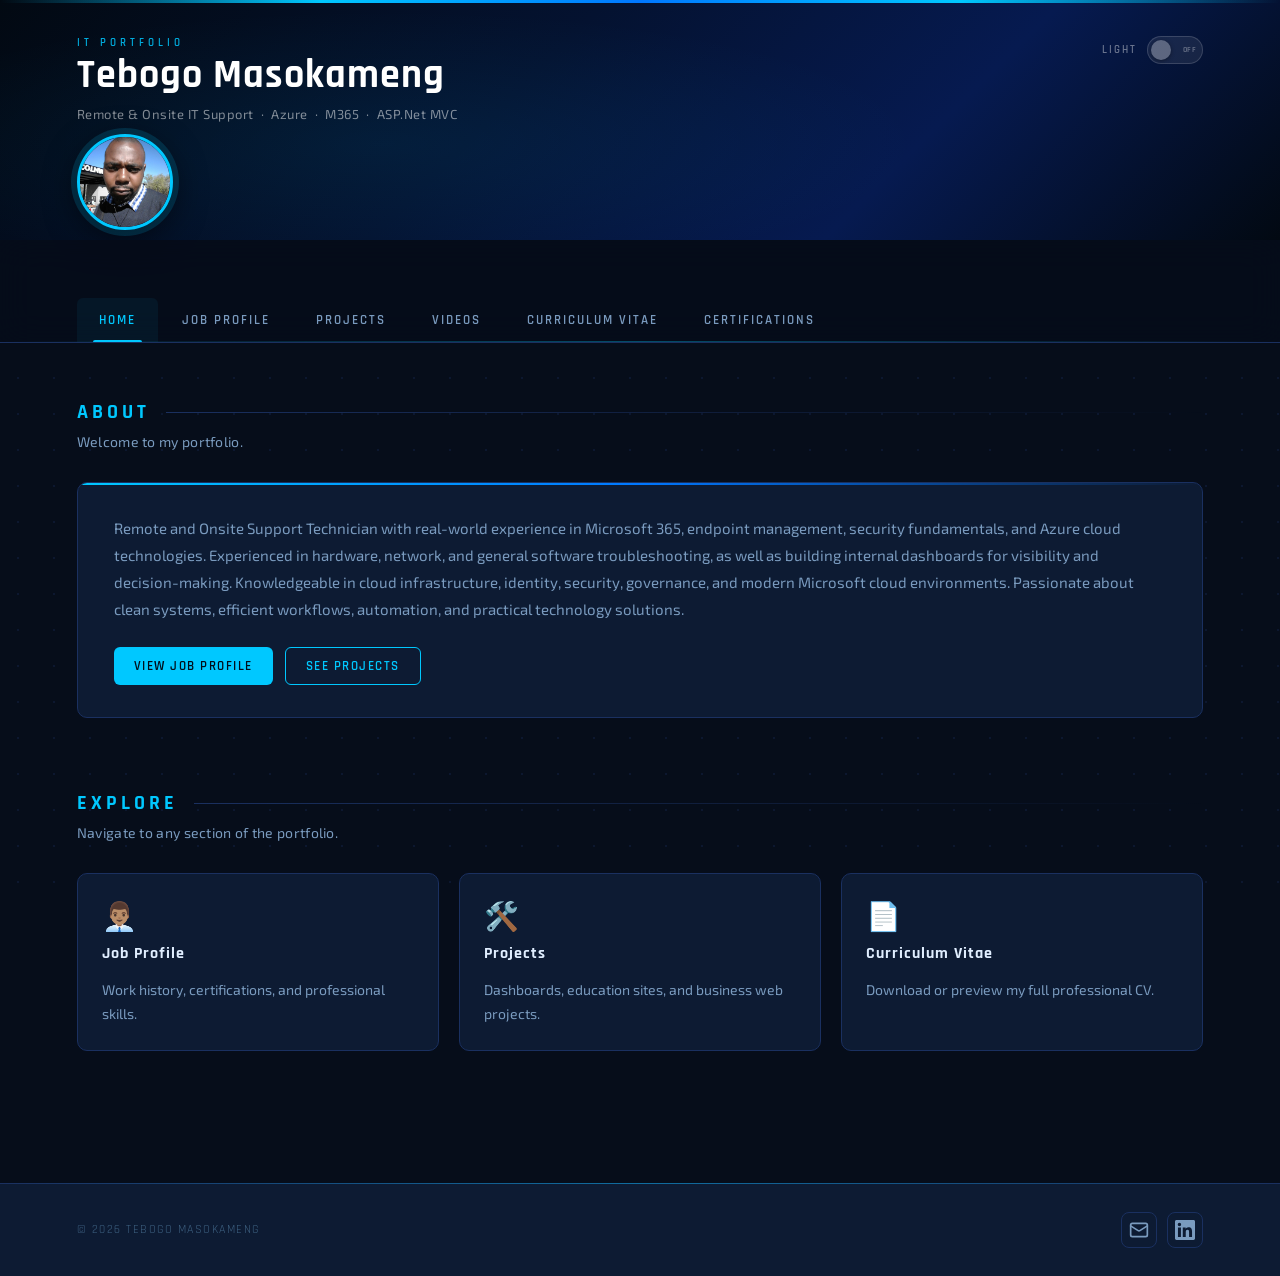
<file: index.html>
<!DOCTYPE html>
<html lang="en">
<head>
  <meta charset="UTF-8" />
  <meta name="viewport" content="width=device-width, initial-scale=1.0" />
  <title>Tebogo Masokameng | IT Portfolio</title>
  <link rel="stylesheet" href="style.css" />
</head>
<body>

  <!-- BANNER -->
  <header class="banner">
    <div class="banner-overlay">
      <div class="banner-content">
        <span class="banner-label">IT Portfolio</span>
        <h1>Tebogo Masokameng</h1>
        <p class="banner-subtitle">Remote &amp; Onsite IT Support &nbsp;·&nbsp; Azure &nbsp;·&nbsp; M365 &nbsp;·&nbsp; ASP.Net MVC</p>
      </div>

      <!-- Theme Toggle -->
      <div class="toggle-wrap">
        <span class="toggle-label">Light</span>
        <label class="theme-switch" aria-label="Toggle light mode">
          <input type="checkbox" id="themeToggle" />
          <span class="switch-track"></span>
          <span class="switch-thumb"></span>
        </label>
      </div>
    </div>

    <!-- Profile Picture -->
    <div class="profile-pic-wrap">
      <img src="assets/images/profile.jpg" alt="Tebogo Masokameng" class="profile-pic" />
    </div>
  </header>

  <!-- NAVIGATION -->
  <nav class="main-nav">
    <div class="nav-inner">
      <ul>
        <li><a href="index.html" class="active">Home</a></li>
        <li><a href="Job Profile.html">Job Profile</a></li>
        <li><a href="Projects.html">Projects</a></li>
        <li><a href="Videos.html">Videos</a></li>
        <li><a href="Curriculum Vitae.html">Curriculum Vitae</a></li>
        <li><a href="Certifications.html">Certifications</a></li>
      </ul>
    </div>
  </nav>

  <!-- MAIN -->
  <main>

    <!-- About -->
    <section class="section">
      <div class="section-header">
        <h2>About</h2>
        <div class="section-line"></div>
      </div>
      <p class="section-intro">Welcome to my portfolio.</p>

      <div class="about-card fade-in">
        <p>
          Remote and Onsite Support Technician with real-world experience in Microsoft 365, endpoint management, security fundamentals, and Azure cloud technologies. Experienced in hardware, network, and general software troubleshooting, as well as building internal dashboards for visibility and decision-making. Knowledgeable in cloud infrastructure, identity, security, governance, and modern Microsoft cloud environments. Passionate about clean systems, efficient workflows, automation, and practical technology solutions.
        </p>
        <div class="about-links">
          <a href="Job Profile.html" class="btn btn-primary">View Job Profile</a>
          <a href="Projects.html" class="btn btn-secondary">See Projects</a>
        </div>
      </div>
    </section>

    <!-- Quick Navigation -->
    <section class="section">
      <div class="section-header">
        <h2>Explore</h2>
        <div class="section-line"></div>
      </div>
      <p class="section-intro">Navigate to any section of the portfolio.</p>

      <div class="nav-cards">
        <a href="Job Profile.html" class="card nav-card fade-in">
          <span class="nav-card-icon">👨🏽‍💼</span>
          <h4>Job Profile</h4>
          <p>Work history, certifications, and professional skills.</p>
        </a>
        <a href="Projects.html" class="card nav-card fade-in">
          <span class="nav-card-icon">🛠️</span>
          <h4>Projects</h4>
          <p>Dashboards, education sites, and business web projects.</p>
        </a>
        <a href="Curriculum Vitae.html" class="card nav-card fade-in">
          <span class="nav-card-icon">📄</span>
          <h4>Curriculum Vitae</h4>
          <p>Download or preview my full professional CV.</p>
        </a>
      </div>
    </section>

  </main>

  <!-- FOOTER -->
  <footer>
    <div class="footer-content">
      <p>© 2026 Tebogo Masokameng</p>
      <div class="footer-links">
        <a href="mailto:tmasoks87@gmail.com" aria-label="Email" title="Email">
          <svg xmlns="http://www.w3.org/2000/svg" width="20" height="20" viewBox="0 0 24 24" fill="none" stroke="currentColor" stroke-width="2" stroke-linecap="round" stroke-linejoin="round"><rect x="2" y="4" width="20" height="16" rx="2"/><path d="m22 7-8.97 5.7a1.94 1.94 0 0 1-2.06 0L2 7"/></svg>
        </a>
        <a href="https://www.linkedin.com/in/tebogo-masokameng-768700" target="_blank" aria-label="LinkedIn" title="LinkedIn">
          <svg xmlns="http://www.w3.org/2000/svg" width="20" height="20" viewBox="0 0 24 24" fill="currentColor"><path d="M20.447 20.452h-3.554v-5.569c0-1.328-.027-3.037-1.852-3.037-1.853 0-2.136 1.445-2.136 2.939v5.667H9.351V9h3.414v1.561h.046c.477-.9 1.637-1.85 3.37-1.85 3.601 0 4.267 2.37 4.267 5.455v6.286zM5.337 7.433a2.062 2.062 0 0 1-2.063-2.065 2.064 2.064 0 1 1 2.063 2.065zm1.782 13.019H3.555V9h3.564v11.452zM22.225 0H1.771C.792 0 0 .774 0 1.729v20.542C0 23.227.792 24 1.771 24h20.451C23.2 24 24 23.227 24 22.271V1.729C24 .774 23.2 0 22.222 0h.003z"/></svg>
        </a>
      </div>
    </div>
  </footer>
  <script src="script.js"></script>
</body>
</html>
</file>
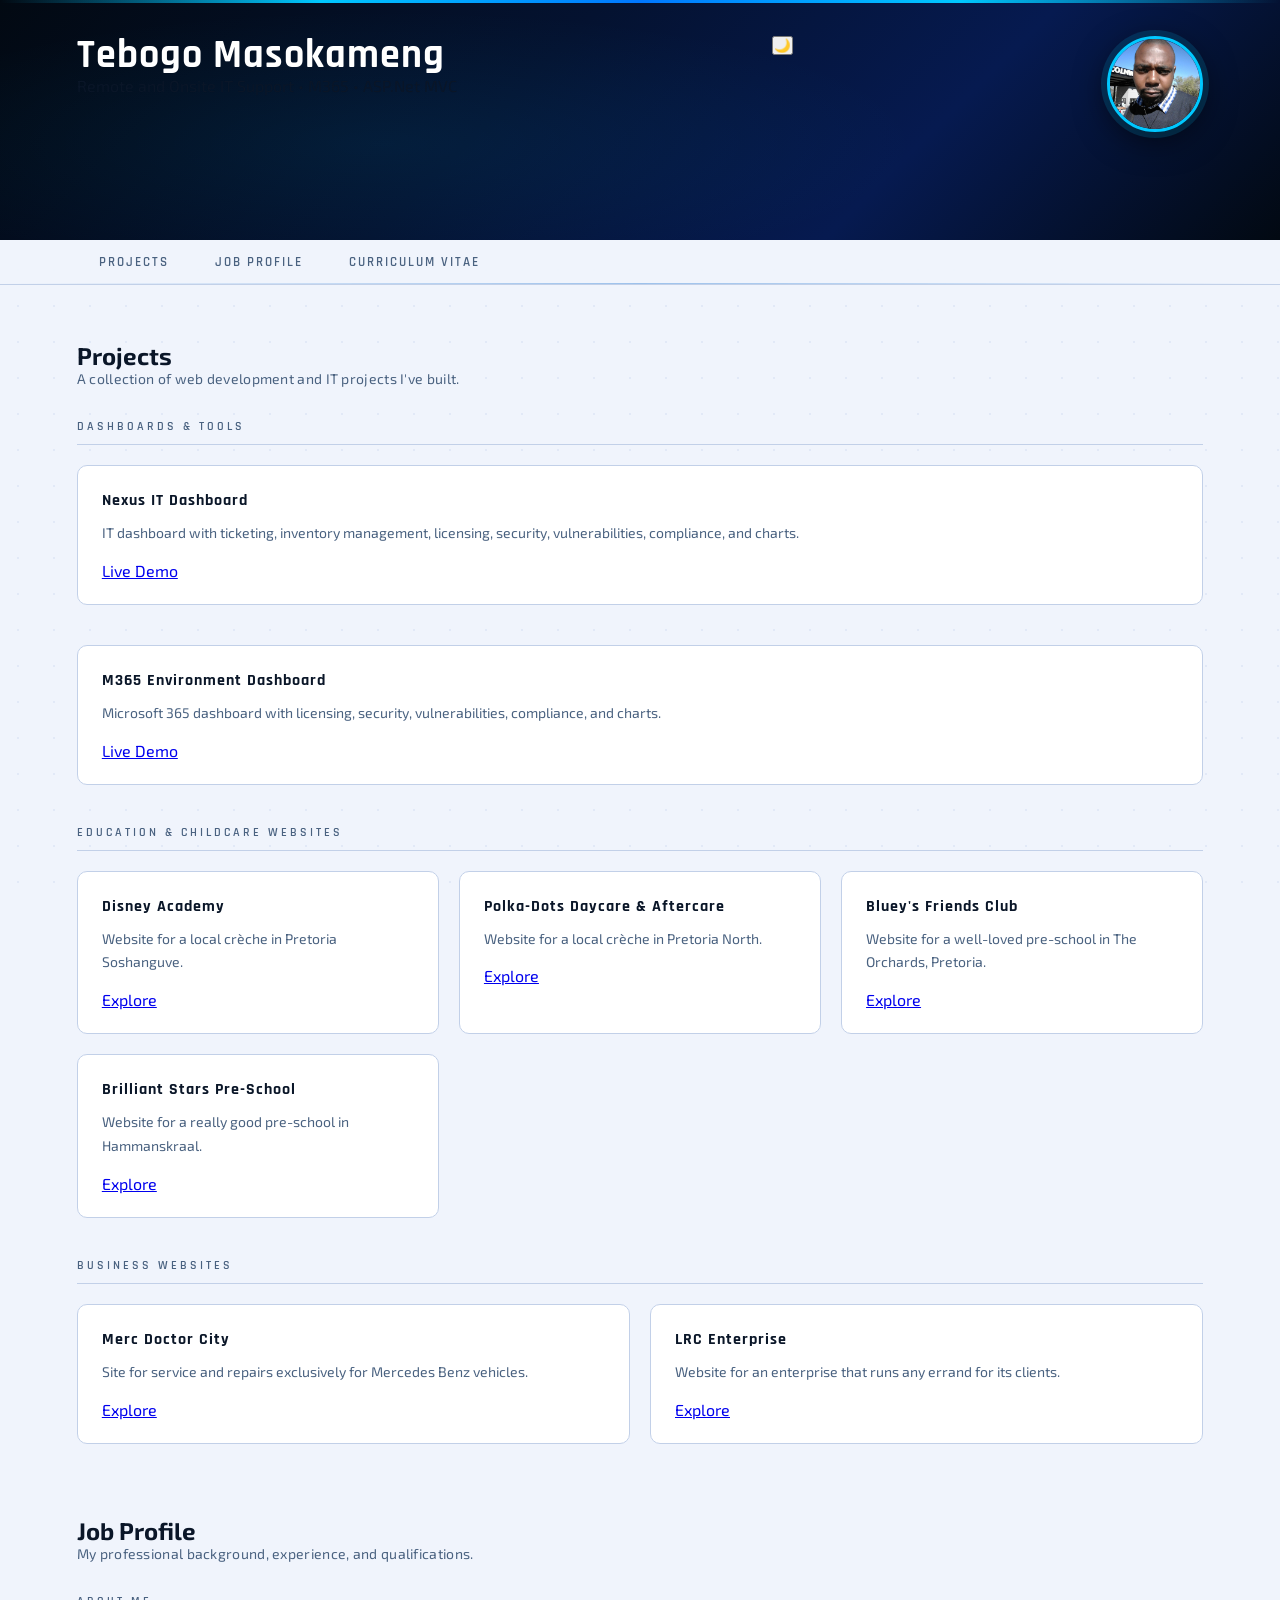
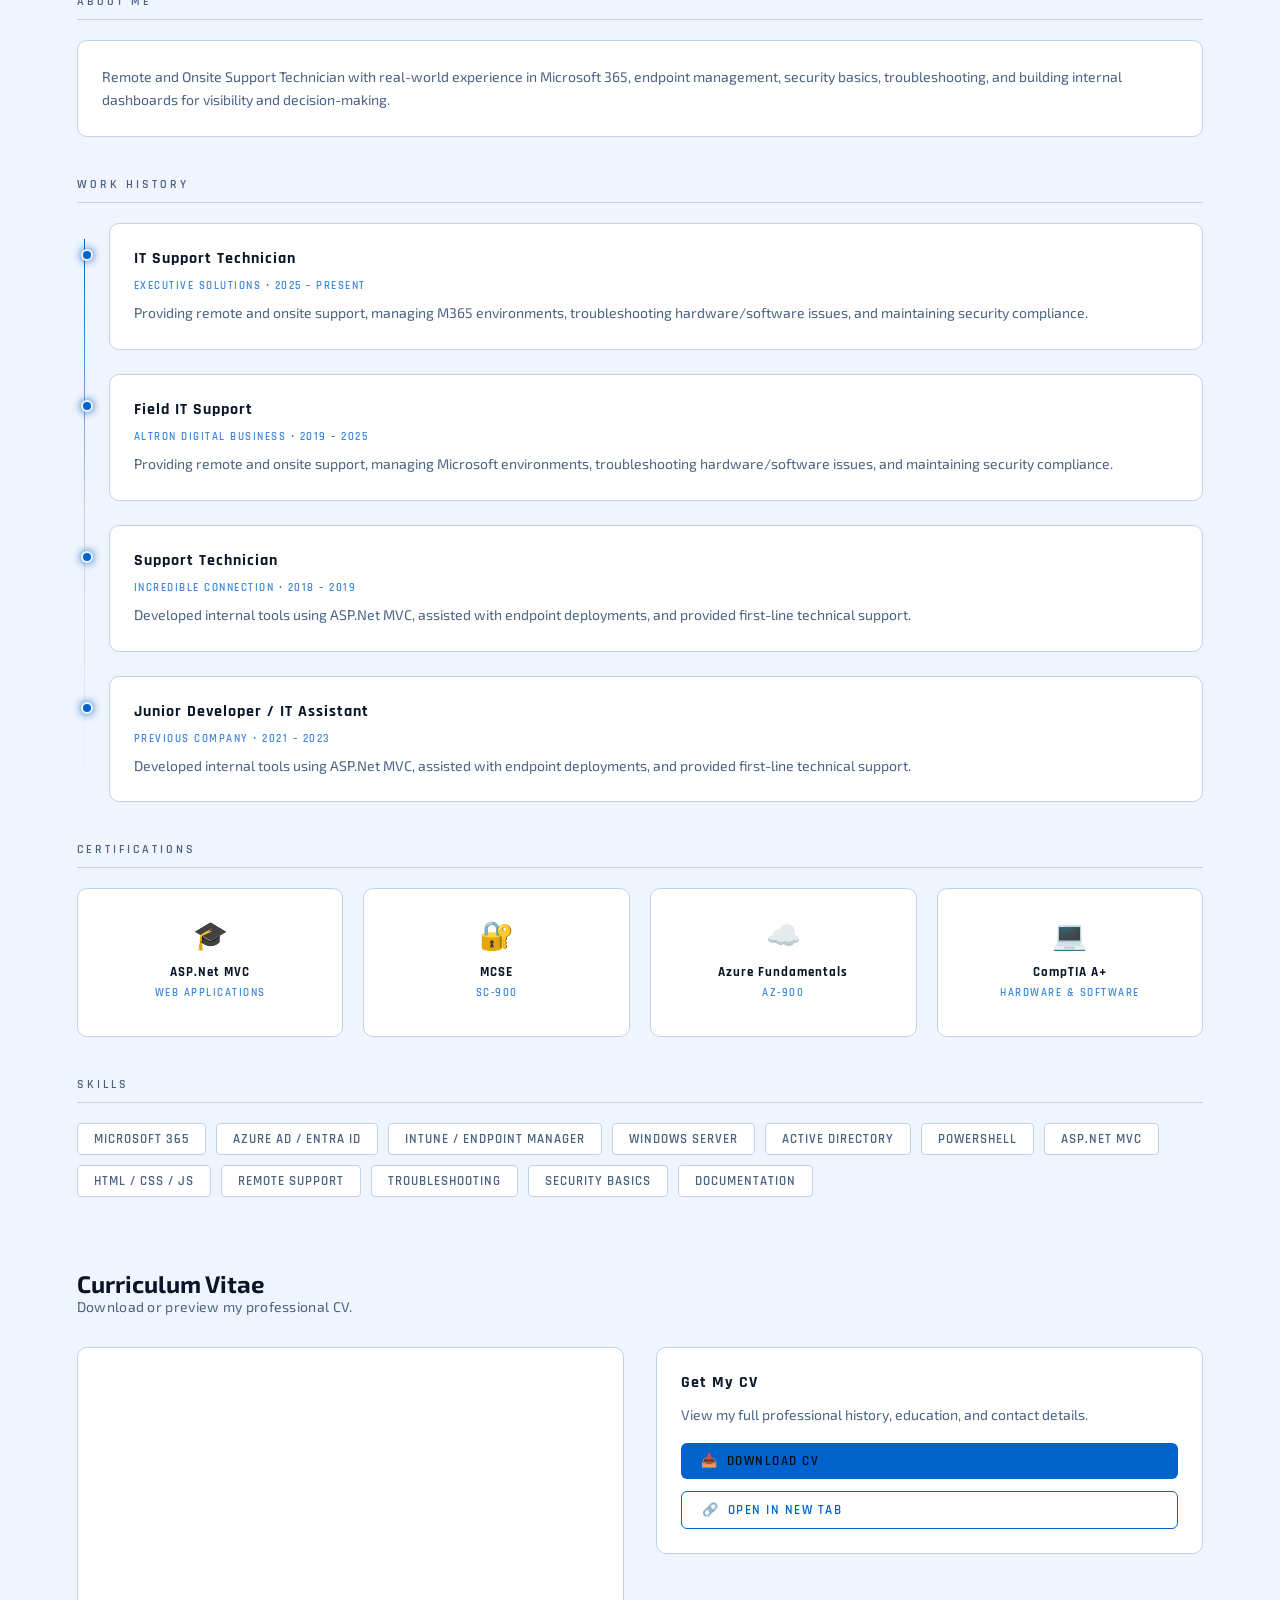
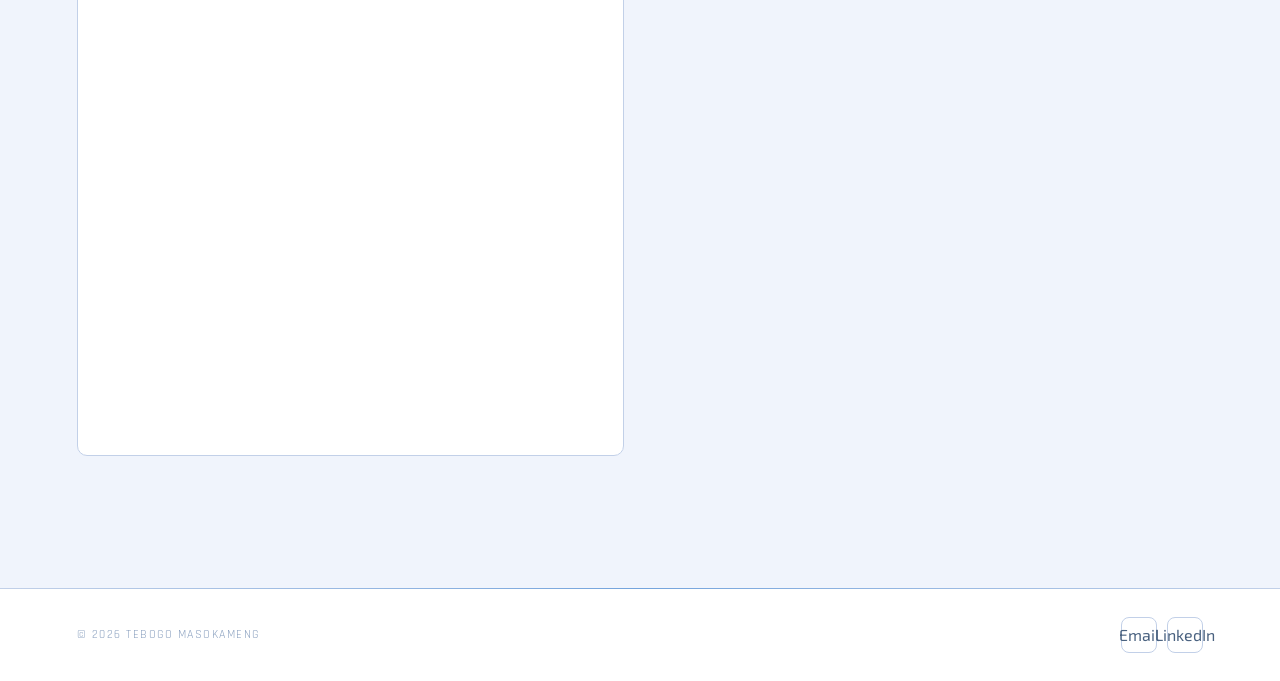
<file: Index.html>
<!DOCTYPE html>
<html lang="en">
<head>
  <meta charset="UTF-8" />
  <meta name="viewport" content="width=device-width, initial-scale=1.0" />
  <title>Tebogo Masokameng | IT Portfolio</title>
  <link rel="stylesheet" href="style.css" />
</head>
<body class="light">

  <!-- HEADER / BANNER -->
  <header class="banner">
    <div class="banner-overlay">
      <div class="banner-content">
        <div class="banner-text">
          <h1 class="animate-slide">Tebogo Masokameng</h1>
          <span class="animate-slide delay">Remote and Onsite IT Support • M365 • ASP.Net MVC</span>
        </div>
      </div>

      <button id="themeToggle" class="theme-toggle">🌙</button>

      <!-- Profile Pic -->
      <img src="assets/profile.jpg" alt="Profile" class="profile-pic" />
    </div>
  </header>

  <!-- NAVIGATION -->
  <nav class="main-nav">
    <ul>
      <li><a href="#projects">Projects</a></li>
      <li><a href="#job-profile">Job Profile</a></li>
      <li><a href="#cv">Curriculum Vitae</a></li>
    </ul>
  </nav>

  <!-- MAIN -->
  <main>

    <!-- ===================== PROJECTS SECTION ===================== -->
    <section id="projects" class="section">
      <h2>Projects</h2>
      <p class="section-intro">A collection of web development and IT projects I've built.</p>

      <!-- Subsection: Dashboards -->
      <div class="subsection">
        <h3>Dashboards & Tools</h3>
        <div class="grid">
          <div class="card">
            <h4>Nexus IT Dashboard</h4>
            <p>IT dashboard with ticketing, inventory management, licensing, security, vulnerabilities, compliance, and charts.</p>
            <div class="card-links">
              <a href="https://tmas87.github.io/Nexus/" target="_blank">Live Demo</a>
            </div>
          </div>
          
        </div>
      </div>

      <div class="subsection">
        <div class="grid">
      <div class="card">
            <h4>M365 Environment Dashboard</h4>
            <p>Microsoft 365 dashboard with licensing, security, vulnerabilities, compliance, and charts.</p>
            <div class="card-links">
              <a href="projects/m365-dashboard/index.html" target="_blank">Live Demo</a>
            </div>
          </div>

           </div>
      </div>

      <!-- Subsection: Education Websites -->
      <div class="subsection">
        <h3>Education & Childcare Websites</h3>
        <div class="grid">
          <div class="card">
            <h4>Disney Academy</h4>
            <p>Website for a local crèche in Pretoria Soshanguve.</p>
            <div class="card-links">
              <a href="[tmas87.github.io](https://tmas87.github.io/Disney-Academy/)" target="_blank">Explore</a>
            </div>
          </div>

          <div class="card">
            <h4>Polka-Dots Daycare & Aftercare</h4>
            <p>Website for a local crèche in Pretoria North.</p>
            <div class="card-links">
              <a href="[tmas87.github.io](https://tmas87.github.io/Polka-Dots/)" target="_blank">Explore</a>
            </div>
          </div>

          <div class="card">
            <h4>Bluey's Friends Club</h4>
            <p>Website for a well-loved pre-school in The Orchards, Pretoria.</p>
            <div class="card-links">
              <a href="[tmas87.github.io](https://tmas87.github.io/Blueys-Friends-Club/)" target="_blank">Explore</a>
            </div>
          </div>

          <div class="card">
            <h4>Brilliant Stars Pre-School</h4>
            <p>Website for a really good pre-school in Hammanskraal.</p>
            <div class="card-links">
              <a href="[tmas87.github.io](https://tmas87.github.io/Brilliant-Stars/)" target="_blank">Explore</a>
            </div>
          </div>
        </div>
      </div>

      <!-- Subsection: Business Websites -->
      <div class="subsection">
        <h3>Business Websites</h3>
        <div class="grid">
          <div class="card">
            <h4>Merc Doctor City</h4>
            <p>Site for service and repairs exclusively for Mercedes Benz vehicles.</p>
            <div class="card-links">
              <a href="[tmas87.github.io](https://tmas87.github.io/Merc-Doctor-City/)" target="_blank">Explore</a>
            </div>
          </div>

          <div class="card">
            <h4>LRC Enterprise</h4>
            <p>Website for an enterprise that runs any errand for its clients.</p>
            <div class="card-links">
              <a href="[tmas87.github.io](https://tmas87.github.io/LRC-Enterprise/)" target="_blank">Explore</a>
            </div>
          </div>
        </div>
      </div>
    </section>

    <!-- ===================== JOB PROFILE SECTION ===================== -->
    <section id="job-profile" class="section">
      <h2>Job Profile</h2>
      <p class="section-intro">My professional background, experience, and qualifications.</p>

      <!-- Subsection: About Me -->
      <div class="subsection">
        <h3>About Me</h3>
        <div class="card">
          <p>
            Remote and Onsite Support Technician with real-world experience in Microsoft 365,
            endpoint management, security basics, troubleshooting, and building internal dashboards 
            for visibility and decision-making.
          </p>
        </div>
      </div>

      <!-- Subsection: Work History -->
      <div class="subsection">
        <h3>Work History</h3>
        <div class="timeline">
          <div class="timeline-item">
            <div class="timeline-marker"></div>
            <div class="card">
              <h4>IT Support Technician</h4>
              <span class="meta">Executive Solutions • 2025 – Present</span>
              <p>Providing remote and onsite support, managing M365 environments, troubleshooting hardware/software issues, and maintaining security compliance.</p>
            </div>
          </div>

          <div class="timeline-item">
            <div class="timeline-marker"></div>
            <div class="card">
              <h4>Field IT Support </h4>
              <span class="meta">Altron Digital Business • 2019 – 2025</span>
              <p>Providing remote and onsite support, managing Microsoft environments, troubleshooting hardware/software issues, and maintaining security compliance.</p>
            </div>
          </div>

           <div class="timeline-item">
            <div class="timeline-marker"></div>
            <div class="card">
              <h4>Support Technician</h4>
              <span class="meta">Incredible Connection • 2018 – 2019</span>
              <p>Developed internal tools using ASP.Net MVC, assisted with endpoint deployments, and provided first-line technical support.</p>
            </div>
          </div>

           <div class="timeline-item">
            <div class="timeline-marker"></div>
            <div class="card">
              <h4>Junior Developer / IT Assistant</h4>
              <span class="meta">Previous Company • 2021 – 2023</span>
              <p>Developed internal tools using ASP.Net MVC, assisted with endpoint deployments, and provided first-line technical support.</p>
            </div>
          </div>
        </div>
      </div>

      <!-- Subsection: Certifications -->
      <div class="subsection">
        <h3>Certifications</h3>
        <div class="grid grid-small">
          <div class="card cert-card">
            <div class="cert-icon">🎓</div>
            <h4>ASP.Net MVC</h4>
            <span class="meta">Web Applications</span>
          </div>

          <div class="card cert-card">
            <div class="cert-icon">🔐</div>
            <h4>MCSE</h4>
            <span class="meta">SC-900</span>
          </div>

          <div class="card cert-card">
            <div class="cert-icon">☁️</div>
            <h4>Azure Fundamentals</h4>
            <span class="meta">AZ-900</span>
          </div>

          <div class="card cert-card">
            <div class="cert-icon">💻</div>
            <h4>CompTIA A+</h4>
            <span class="meta">Hardware & Software</span>
          </div>
        </div>
      </div>

      <!-- Subsection: Skills -->
      <div class="subsection">
        <h3>Skills</h3>
        <div class="skills-grid">
          <div class="skill-tag">Microsoft 365</div>
          <div class="skill-tag">Azure AD / Entra ID</div>
          <div class="skill-tag">Intune / Endpoint Manager</div>
          <div class="skill-tag">Windows Server</div>
          <div class="skill-tag">Active Directory</div>
          <div class="skill-tag">PowerShell</div>
          <div class="skill-tag">ASP.Net MVC</div>
          <div class="skill-tag">HTML / CSS / JS</div>
          <div class="skill-tag">Remote Support</div>
          <div class="skill-tag">Troubleshooting</div>
          <div class="skill-tag">Security Basics</div>
          <div class="skill-tag">Documentation</div>
        </div>
      </div>
    </section>

    <!-- ===================== CV SECTION ===================== -->
    <section id="cv" class="section">
      <h2>Curriculum Vitae</h2>
      <p class="section-intro">Download or preview my professional CV.</p>

      <div class="cv-container">
        <!-- CV Preview -->
        <div class="cv-preview">
          <iframe src="assets/Tebogo_Masokameng_CV.pdf" title="CV Preview"></iframe>
        </div>

        <!-- CV Actions -->
        <div class="cv-actions">
          <div class="card">
            <h4>Get My CV</h4>
            <p>View my full professional history, education, and contact details.</p>
            <div class="card-links">
              <a href="assets/Tebogo_Masokameng_CV.pdf" download class="btn btn-primary">
                <span>📥</span> Download CV
              </a>
              <a href="assets/Tebogo_Masokameng_CV.pdf" target="_blank" class="btn btn-secondary">
                <span>🔗</span> Open in New Tab
              </a>
            </div>
          </div>
        </div>
      </div>
    </section>

  </main>

  <!-- FOOTER -->
  <footer>
    <div class="footer-content">
      <p>© 2026 Tebogo Masokameng</p>
      <div class="footer-links">
        <a href="mailto:tmasoks87@gmail.com">Email</a>
        <a href="[linkedin.com](https://linkedin.com/in/yourprofile)" target="_blank">LinkedIn</a>
        
      </div>
    </div>
  </footer>

  <script src="script.js"></script>
</body>
</html>
</file>
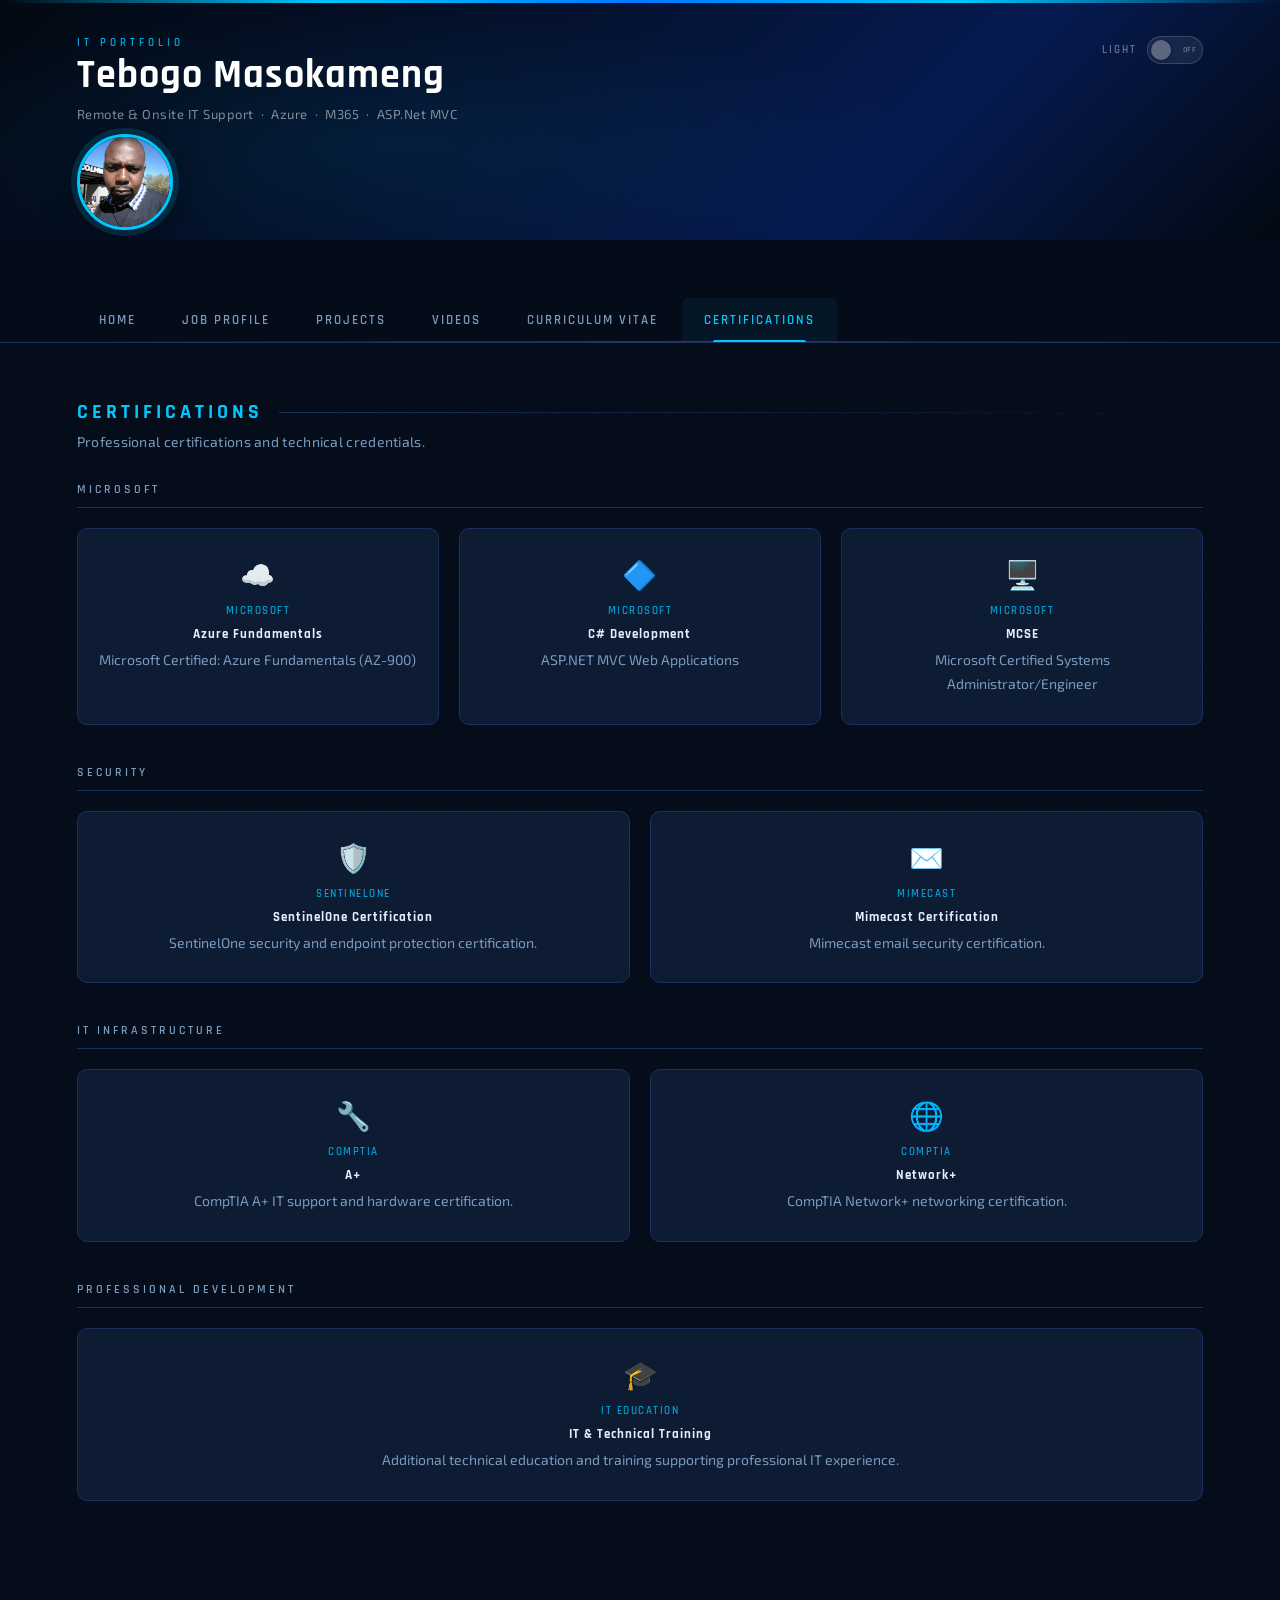
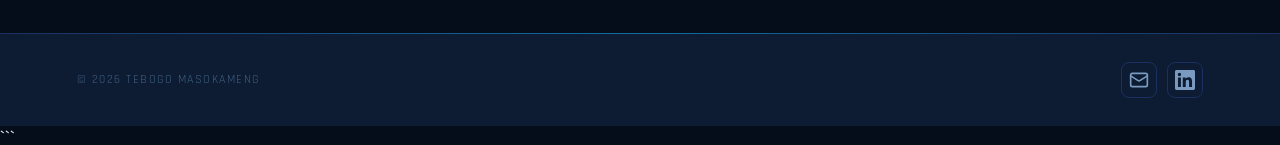
<file: Certifications.html>
<!DOCTYPE html>
<html lang="en">
<head>
  <meta charset="UTF-8" />
  <meta name="viewport" content="width=device-width, initial-scale=1.0" />
  <title>Certifications | Tebogo Masokameng</title>
  <link rel="stylesheet" href="style.css" />
</head>
<body>

  <!-- BANNER -->
  <header class="banner">
    <div class="banner-overlay">
      <div class="banner-content">
        <span class="banner-label">IT Portfolio</span>
        <h1>Tebogo Masokameng</h1>
        <p class="banner-subtitle">Remote &amp; Onsite IT Support &nbsp;·&nbsp; Azure &nbsp;·&nbsp; M365 &nbsp;·&nbsp; ASP.Net MVC</p>
      </div>

      <!-- Theme Toggle -->
      <div class="toggle-wrap">
        <span class="toggle-label">Light</span>
        <label class="theme-switch" aria-label="Toggle light mode">
          <input type="checkbox" id="themeToggle" />
          <span class="switch-track"></span>
          <span class="switch-thumb"></span>
        </label>
      </div>
    </div>

    <!-- Profile Picture -->
    <div class="profile-pic-wrap">
      <img src="assets/images/profile.jpg" alt="Tebogo Masokameng" class="profile-pic" />
    </div>
  </header>

  <!-- NAVIGATION -->
  <nav class="main-nav">
    <div class="nav-inner">
      <ul>
        <li><a href="index.html">Home</a></li>
        <li><a href="Job Profile.html">Job Profile</a></li>
        <li><a href="Projects.html">Projects</a></li>
        <li><a href="Videos.html">Videos</a></li>
        <li><a href="Curriculum Vitae.html">Curriculum Vitae</a></li>
        <li><a href="Certifications.html" class="active">Certifications</a></li>
      </ul>
    </div>
  </nav>

  <!-- MAIN -->
  <main>

    <section class="section">

      <div class="section-header">
        <h2>Certifications</h2>
        <div class="section-line"></div>
      </div>

      <p class="section-intro">Professional certifications and technical credentials.</p>


      <!-- ── Microsoft ── -->
      <div class="subsection">

        <h3>Microsoft</h3>

        <div class="grid">

          <!-- AZ-900 -->
          <div class="card cert-card fade-in">

            <span class="cert-icon">☁️</span>

            <span class="meta">Microsoft</span>

            <h4>Azure Fundamentals</h4>

            <p>
              Microsoft Certified: Azure Fundamentals (AZ-900)
            </p>

          </div>

          <!-- ASP.NET -->
          <div class="card cert-card fade-in">

            <span class="cert-icon">🔷</span>

            <span class="meta">Microsoft</span>

            <h4>C# Development</h4>

            <p>
              ASP.NET MVC Web Applications
            </p>

          </div>


          <!-- MCSE -->
          <div class="card cert-card fade-in">

            <span class="cert-icon">🖥️</span>

            <span class="meta">Microsoft</span>

            <h4>MCSE</h4>

            <p>
              Microsoft Certified Systems Administrator/Engineer
            </p>

          </div>

        </div>

      </div>


      <!-- ── Security ── -->
      <div class="subsection">

        <h3>Security</h3>

        <div class="grid">
          
          <!-- SentinelOne -->
          <div class="card cert-card fade-in">

            <span class="cert-icon">🛡️</span>

            <span class="meta">SentinelOne</span>

            <h4>SentinelOne Certification</h4>

            <p>
              SentinelOne security and endpoint protection certification.
            </p>

          </div>


          <!-- Mimecast -->
          <div class="card cert-card fade-in">

            <span class="cert-icon">✉️</span>

            <span class="meta">Mimecast</span>

            <h4>Mimecast Certification</h4>

            <p>
              Mimecast email security certification.
            </p>

          </div>

        </div>

      </div>


      <!-- ── IT Infrastructure ── -->
      <div class="subsection">

        <h3>IT Infrastructure</h3>

        <div class="grid">

          <!-- A+ -->
          <div class="card cert-card fade-in">

            <span class="cert-icon">🔧</span>

            <span class="meta">CompTIA</span>

            <h4>A+</h4>

            <p>
              CompTIA A+ IT support and hardware certification.
            </p>

          </div>


          <!-- Network+ -->
          <div class="card cert-card fade-in">

            <span class="cert-icon">🌐</span>

            <span class="meta">CompTIA</span>

            <h4>Network+</h4>

            <p>
              CompTIA Network+ networking certification.
            </p>

          </div>

        </div>

      </div>


      <!-- ── Professional Development ── -->
      <div class="subsection">

        <h3>Professional Development</h3>

        <div class="grid">

          <div class="card cert-card fade-in">

            <span class="cert-icon">🎓</span>

            <span class="meta">IT Education</span>

            <h4>IT &amp; Technical Training</h4>

            <p>
              Additional technical education and training supporting
              professional IT experience.
            </p>

          </div>

        </div>

      </div>


    </section>

  </main>

  <!-- FOOTER -->
  <footer>
    <div class="footer-content">

      <p>© 2026 Tebogo Masokameng</p>

      <div class="footer-links">

        <a
          href="mailto:tmasoks87@gmail.com"
          aria-label="Email"
          title="Email"
        >
          <svg
            xmlns="http://www.w3.org/2000/svg"
            width="20"
            height="20"
            viewBox="0 0 24 24"
            fill="none"
            stroke="currentColor"
            stroke-width="2"
            stroke-linecap="round"
            stroke-linejoin="round"
          >
            <rect x="2" y="4" width="20" height="16" rx="2"/>
            <path d="m22 7-8.97 5.7a1.94 1.94 0 0 1-2.06 0L2 7"/>
          </svg>
        </a>

        <a
          href="https://www.linkedin.com/in/tebogo-masokameng-768700"
          target="_blank"
          aria-label="LinkedIn"
          title="LinkedIn"
        >
          <svg
            xmlns="http://www.w3.org/2000/svg"
            width="20"
            height="20"
            viewBox="0 0 24 24"
            fill="currentColor"
          >
            <path d="M20.447 20.452h-3.554v-5.569c0-1.328-.027-3.037-1.852-3.037-1.853 0-2.136 1.445-2.136 2.939v5.667H9.351V9h3.414v1.561h.046c.477-.9 1.637-1.85 3.37-1.85 3.601 0 4.267 2.37 4.267 5.455v6.286zM5.337 7.433a2.062 2.062 0 1 1 0-4.125 2.062 2.062 0 0 1 0 4.125zM7.119 20.452H3.555V9h3.564v11.452zM22.225 0H1.771C.792 0 0 .774 0 1.729v20.542C0 23.227.792 24 1.771 24h20.451C23.2 24 24 23.227 24 22.271V1.729C24 .774 23.2 0 22.222 0h.003z"/>
          </svg>
        </a>

      </div>

    </div>
  </footer>

  <script src="script.js"></script>

</body>
</html>
```
</file>
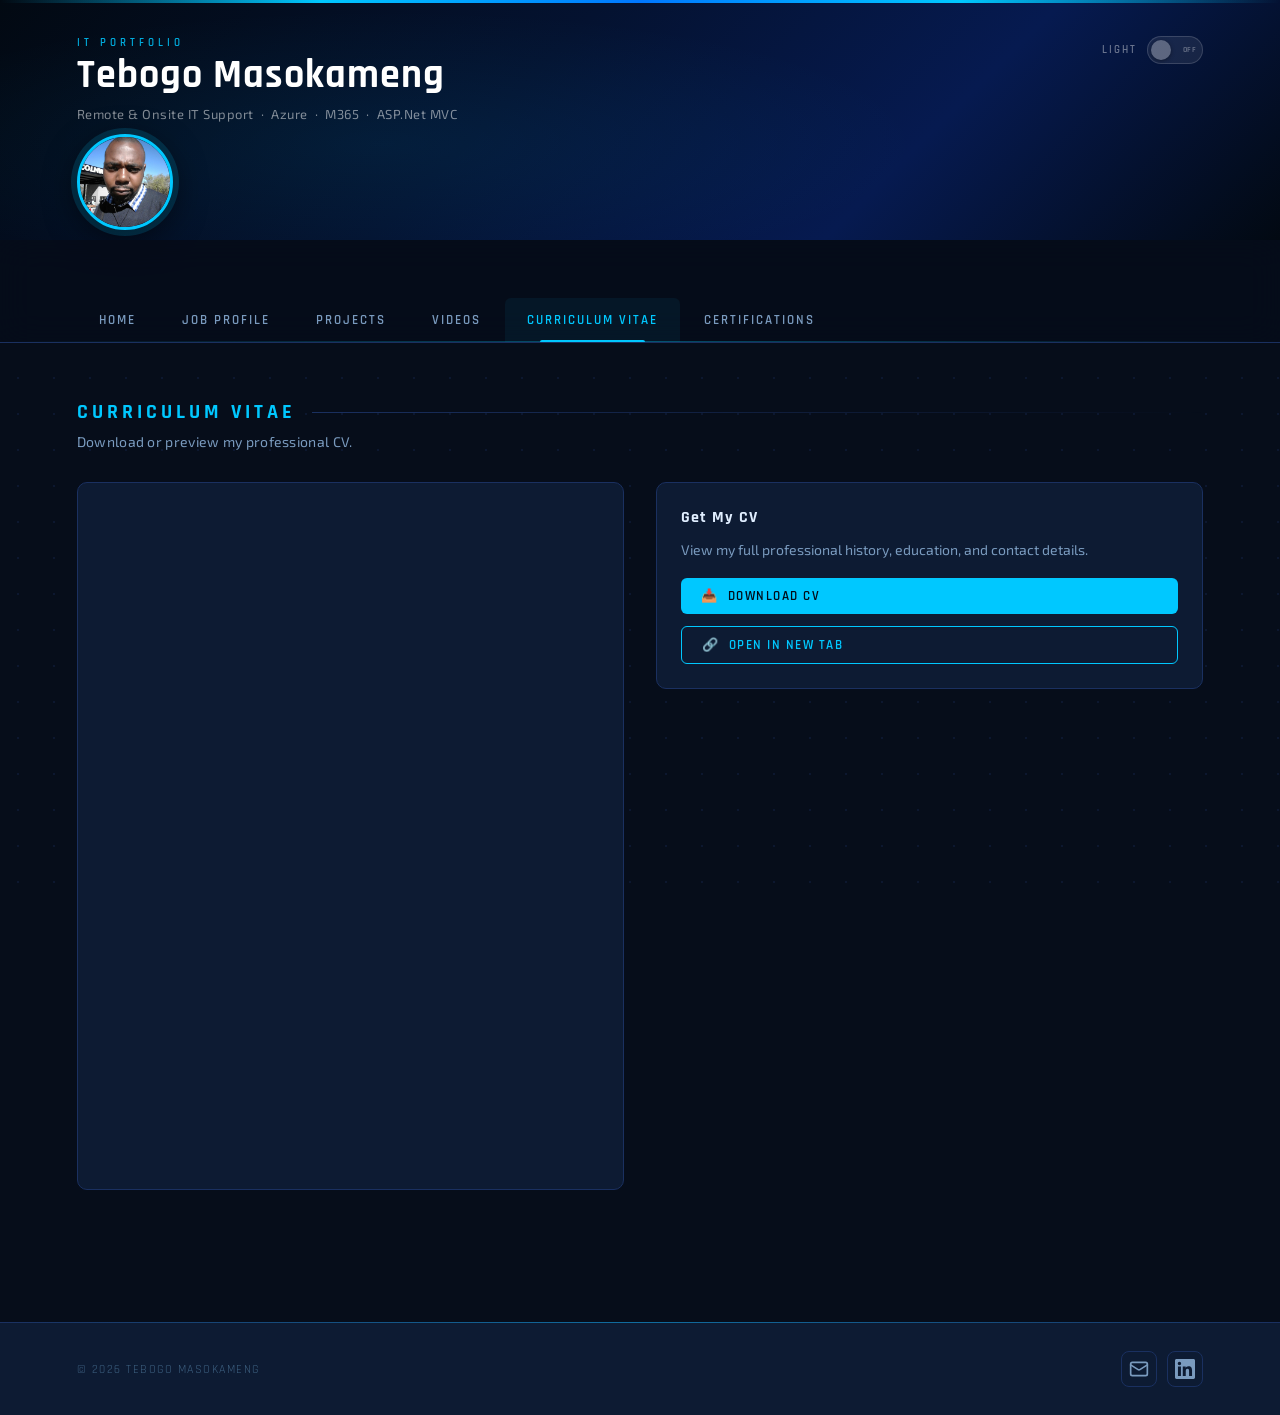
<file: Curriculum Vitae.html>
<!DOCTYPE html>
<html lang="en">
<head>
  <meta charset="UTF-8" />
  <meta name="viewport" content="width=device-width, initial-scale=1.0" />
  <title>Curriculum Vitae | Tebogo Masokameng</title>
  <link rel="stylesheet" href="style.css" />
</head>
<body>

  <!-- BANNER -->
  <header class="banner">
    <div class="banner-overlay">
      <div class="banner-content">
        <span class="banner-label">IT Portfolio</span>
        <h1>Tebogo Masokameng</h1>
        <p class="banner-subtitle">Remote &amp; Onsite IT Support &nbsp;·&nbsp; Azure &nbsp;·&nbsp; M365 &nbsp;·&nbsp; ASP.Net MVC</p>
      </div>

      <!-- Theme Toggle -->
      <div class="toggle-wrap">
        <span class="toggle-label">Light</span>
        <label class="theme-switch" aria-label="Toggle light mode">
          <input type="checkbox" id="themeToggle" />
          <span class="switch-track"></span>
          <span class="switch-thumb"></span>
        </label>
      </div>
    </div>

    <!-- Profile Picture -->
    <div class="profile-pic-wrap">
      <img src="assets/images/profile.jpg" alt="Tebogo Masokameng" class="profile-pic" />
    </div>
  </header>

  <!-- NAVIGATION -->
  <nav class="main-nav">
    <div class="nav-inner">
      <ul>
        <li><a href="index.html">Home</a></li>
        <li><a href="Job Profile.html">Job Profile</a></li>
        <li><a href="Projects.html">Projects</a></li>
        <li><a href="Videos.html">Videos</a></li>
        <li><a href="Curriculum Vitae.html" class="active">Curriculum Vitae</a></li>
        <li><a href="Certifications.html">Certifications</a></li>
      </ul>
    </div>
  </nav>

  <!-- MAIN -->
  <main>

    <section class="section">
      <div class="section-header">
        <h2>Curriculum Vitae</h2>
        <div class="section-line"></div>
      </div>
      <p class="section-intro">Download or preview my professional CV.</p>

      <div class="cv-container fade-in">
        <!-- Preview -->
        <div class="cv-preview">
          <iframe src="assets/TEBOGO-MASOKAMENG-CV.pdf" title="CV Preview"></iframe>
        </div>

        <!-- Actions -->
        <div class="cv-actions">
          <div class="card">
            <h4>Get My CV</h4>
            <p>View my full professional history, education, and contact details.</p>
            <div class="card-links">
              <a href="assets/TEBOGO-MASOKAMENG-CV.pdf" download class="btn btn-primary">
                📥&nbsp; Download CV
              </a>
              <a href="assets/TEBOGO-MASOKAMENG-CV.pdf" target="_blank" class="btn btn-secondary">
                🔗&nbsp; Open in New Tab
              </a>
            </div>
          </div>
        </div>
      </div>
    </section>

  </main>

  <!-- FOOTER -->
  <footer>
    <div class="footer-content">
      <p>© 2026 Tebogo Masokameng</p>
      <div class="footer-links">
        <a href="mailto:tmasoks87@gmail.com" aria-label="Email" title="Email">
          <svg xmlns="http://www.w3.org/2000/svg" width="20" height="20" viewBox="0 0 24 24" fill="none" stroke="currentColor" stroke-width="2" stroke-linecap="round" stroke-linejoin="round"><rect x="2" y="4" width="20" height="16" rx="2"/><path d="m22 7-8.97 5.7a1.94 1.94 0 0 1-2.06 0L2 7"/></svg>
        </a>
        <a href="https://www.linkedin.com/in/tebogo-masokameng-768700" target="_blank" aria-label="LinkedIn" title="LinkedIn">
          <svg xmlns="http://www.w3.org/2000/svg" width="20" height="20" viewBox="0 0 24 24" fill="currentColor"><path d="M20.447 20.452h-3.554v-5.569c0-1.328-.027-3.037-1.852-3.037-1.853 0-2.136 1.445-2.136 2.939v5.667H9.351V9h3.414v1.561h.046c.477-.9 1.637-1.85 3.37-1.85 3.601 0 4.267 2.37 4.267 5.455v6.286zM5.337 7.433a2.062 2.062 0 0 1-2.063-2.065 2.064 2.064 0 1 1 2.063 2.065zm1.782 13.019H3.555V9h3.564v11.452zM22.225 0H1.771C.792 0 0 .774 0 1.729v20.542C0 23.227.792 24 1.771 24h20.451C23.2 24 24 23.227 24 22.271V1.729C24 .774 23.2 0 22.222 0h.003z"/></svg>
        </a>
      </div>
    </div>
  </footer>

  <script src="script.js"></script>
</body>
</html>
</file>
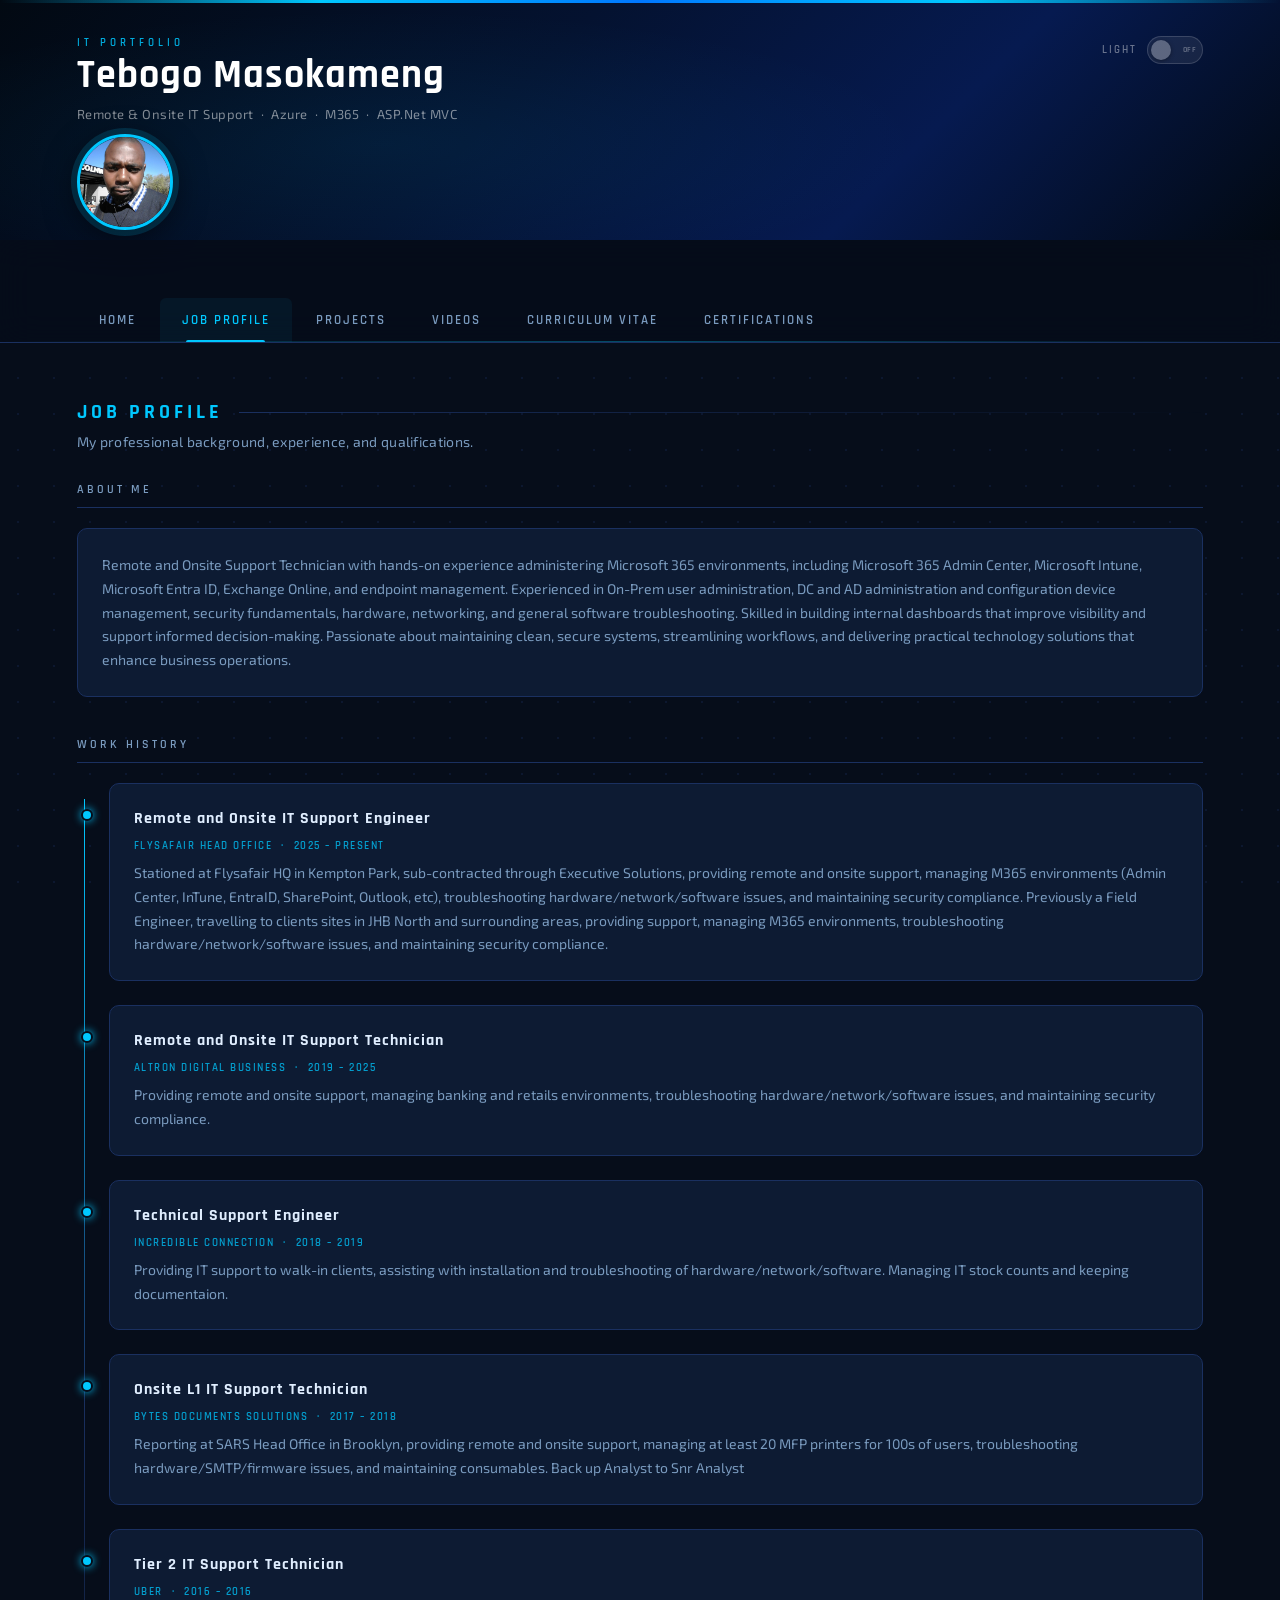
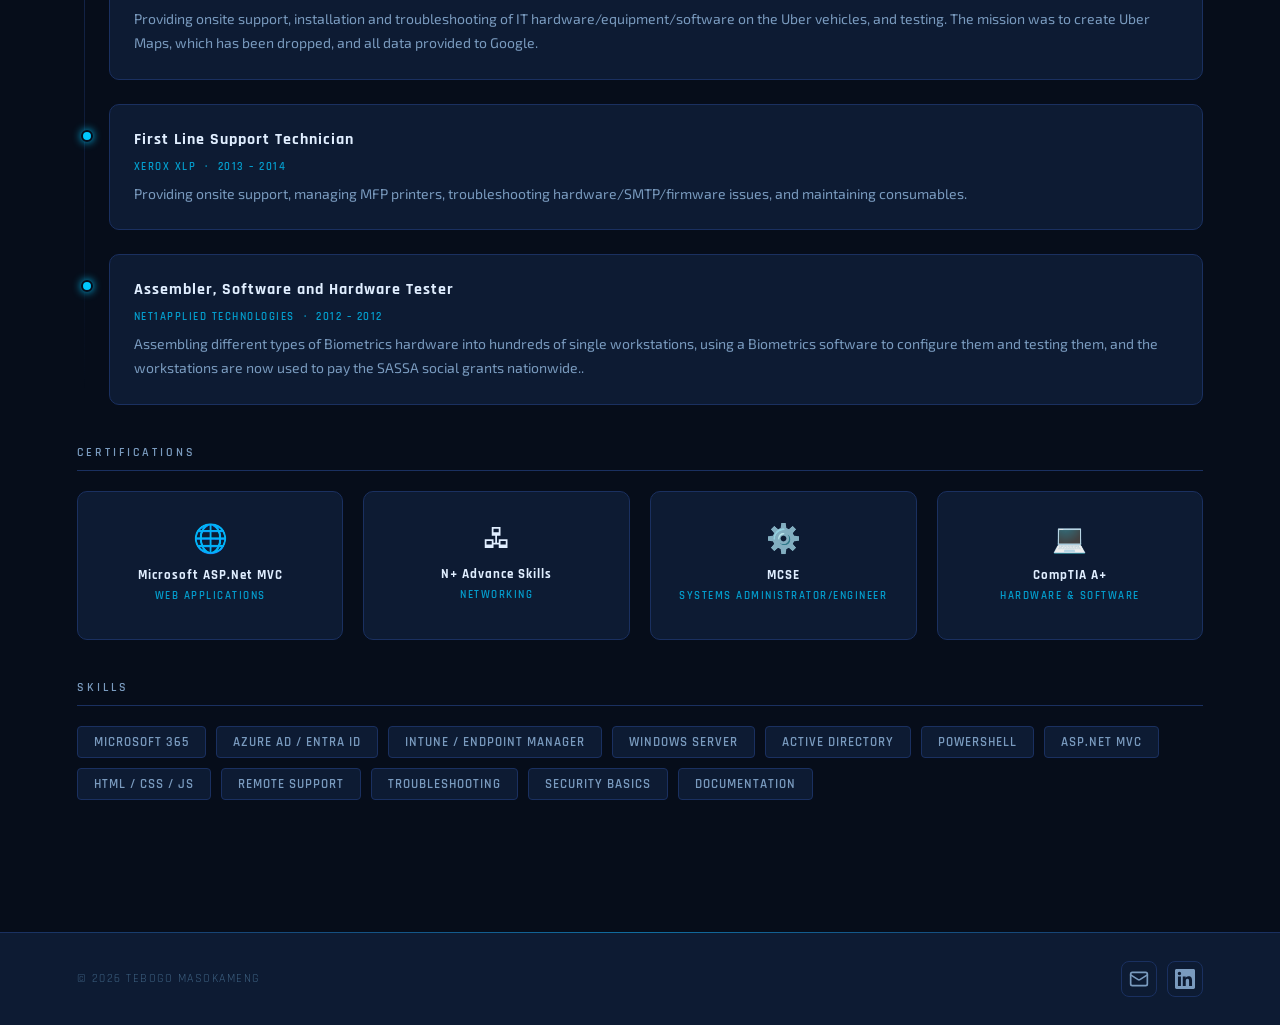
<file: Job Profile.html>
<!DOCTYPE html>
<html lang="en">
<head>
  <meta charset="UTF-8" />
  <meta name="viewport" content="width=device-width, initial-scale=1.0" />
  <title>Job Profile | Tebogo Masokameng</title>
  <link rel="stylesheet" href="style.css" />
</head>
<body>

  <!-- BANNER -->
  <header class="banner">
    <div class="banner-overlay">
      <div class="banner-content">
        <span class="banner-label">IT Portfolio</span>
        <h1>Tebogo Masokameng</h1>
        <p class="banner-subtitle">Remote &amp; Onsite IT Support &nbsp;·&nbsp; Azure &nbsp;·&nbsp; M365 &nbsp;·&nbsp; ASP.Net MVC</p>
      </div>

      <!-- Theme Toggle -->
      <div class="toggle-wrap">
        <span class="toggle-label">Light</span>
        <label class="theme-switch" aria-label="Toggle light mode">
          <input type="checkbox" id="themeToggle" />
          <span class="switch-track"></span>
          <span class="switch-thumb"></span>
        </label>
      </div>
    </div>

    <!-- Profile Picture -->
    <div class="profile-pic-wrap">
      <img src="assets/images/profile.jpg" alt="Tebogo Masokameng" class="profile-pic" />
    </div>
  </header>

  <!-- NAVIGATION -->
  <nav class="main-nav">
    <div class="nav-inner">
      <ul>
        <li><a href="index.html">Home</a></li>
        <li><a href="Job Profile.html" class="active">Job Profile</a></li>
        <li><a href="Projects.html">Projects</a></li>
        <li><a href="Videos.html">Videos</a></li>
        <li><a href="Curriculum Vitae.html">Curriculum Vitae</a></li>
        <li><a href="Certifications.html">Certifications</a></li>
      </ul>
    </div>
  </nav>

  <!-- MAIN -->
  <main>

    <!-- About Me -->
    <section class="section">
      <div class="section-header">
        <h2>Job Profile</h2>
        <div class="section-line"></div>
      </div>
      <p class="section-intro">My professional background, experience, and qualifications.</p>

      <div class="subsection">
        <h3>About Me</h3>
        <div class="card fade-in">
          <p>
            Remote and Onsite Support Technician with hands-on experience administering Microsoft 365 environments, including Microsoft 365 Admin Center, Microsoft Intune, Microsoft Entra ID, Exchange Online, and endpoint management. Experienced in On-Prem user administration, DC and AD administration and configuration device management, security fundamentals, hardware, networking, and general software troubleshooting. Skilled in building internal dashboards that improve visibility and support informed decision-making. Passionate about maintaining clean, secure systems, streamlining workflows, and delivering practical technology solutions that enhance business operations.
          </p>
        </div>
      </div>

      <!-- Work History -->
      <div class="subsection">
        <h3>Work History</h3>
        <div class="timeline">
          <div class="timeline-item fade-in">
            <div class="timeline-marker"></div>
            <div class="card">
              <h4>Remote and Onsite IT Support Engineer</h4>
              <span class="meta">FlySafair Head Office &nbsp;·&nbsp; 2025 – Present</span>
              <p>Stationed at Flysafair HQ in Kempton Park, sub-contracted through Executive Solutions, providing remote and onsite support, managing M365 environments (Admin Center, InTune, EntraID, SharePoint, Outlook, etc), troubleshooting hardware/network/software issues, and maintaining security compliance. Previously a Field Engineer, travelling to clients sites in JHB North and surrounding areas, providing support, managing M365 environments, troubleshooting hardware/network/software issues, and maintaining security compliance.</p>
            </div>
          </div>

          <div class="timeline-item fade-in">
            <div class="timeline-marker"></div>
            <div class="card">
              <h4>Remote and Onsite IT Support Technician</h4>
              <span class="meta">Altron Digital Business &nbsp;·&nbsp; 2019 – 2025</span>
              <p>Providing remote and onsite support, managing banking and retails environments, troubleshooting hardware/network/software issues, and maintaining security compliance.</p>
            </div>
          </div>

          <div class="timeline-item fade-in">
            <div class="timeline-marker"></div>
            <div class="card">
              <h4>Technical Support Engineer</h4>
              <span class="meta">Incredible Connection &nbsp;·&nbsp; 2018 – 2019</span>
              <p>Providing IT support to walk-in clients, assisting with installation and troubleshooting of hardware/network/software. Managing IT stock counts and keeping documentaion.</p>
            </div>
          </div>

          <div class="timeline-item fade-in">
            <div class="timeline-marker"></div>
            <div class="card">
              <h4>Onsite L1 IT Support Technician</h4>
              <span class="meta">Bytes Documents Solutions &nbsp;·&nbsp; 2017 – 2018</span>
              <p>Reporting at SARS Head Office in Brooklyn, providing remote and onsite support, managing at least 20 MFP printers for 100s of users, troubleshooting hardware/SMTP/firmware issues, and maintaining consumables. Back up Analyst to Snr Analyst</p>
            </div>
          </div>

          <div class="timeline-item fade-in">
            <div class="timeline-marker"></div>
            <div class="card">
              <h4>Tier 2 IT Support Technician</h4>
              <span class="meta">Uber &nbsp;·&nbsp; 2016 – 2016</span>
              <p>Providing onsite support, installation and troubleshooting of IT hardware/equipment/software on the Uber vehicles, and testing. The mission was to create Uber Maps, which has been dropped, and all data provided to Google.</p>
            </div>
          </div>

          <div class="timeline-item fade-in">
            <div class="timeline-marker"></div>
            <div class="card">
              <h4>First Line Support Technician</h4>
              <span class="meta">Xerox XLP &nbsp;·&nbsp; 2013 – 2014</span>
              <p>Providing onsite support, managing MFP printers, troubleshooting hardware/SMTP/firmware issues, and maintaining consumables.</p>
            </div>
          </div>

          <div class="timeline-item fade-in">
            <div class="timeline-marker"></div>
            <div class="card">
              <h4>Assembler, Software and Hardware Tester</h4>
              <span class="meta">Net1Applied Technologies &nbsp;·&nbsp; 2012 – 2012</span>
              <p>Assembling different types of Biometrics hardware into hundreds of single workstations, using a Biometrics software to configure them and testing them, and the workstations are now used to pay the SASSA social grants nationwide..</p>
            </div>
          </div>
        </div>
      </div>

      <!-- Certifications -->
      <div class="subsection">
        <h3>Certifications</h3>
        <div class="grid grid-small">
          <div class="card cert-card fade-in">
            <span class="cert-icon">🌐</span>
            <h4>Microsoft ASP.Net MVC</h4>
            <span class="meta">Web Applications</span>
          </div>
          <div class="card cert-card fade-in">
            <span class="cert-icon">🖧</span>
            <h4>N+ Advance Skills</h4>
            <span class="meta">Networking</span>
          </div>
          <div class="card cert-card fade-in">
            <span class="cert-icon">⚙️</span>
            <h4>MCSE</h4>
            <span class="meta">Systems Administrator/Engineer</span>
          </div>
          <div class="card cert-card fade-in">
            <span class="cert-icon">💻</span>
            <h4>CompTIA A+</h4>
            <span class="meta">Hardware &amp; Software</span>
          </div>
        </div>
      </div>

      <!-- Skills -->
      <div class="subsection">
        <h3>Skills</h3>
        <div class="skills-grid">
          <span class="skill-tag">Microsoft 365</span>
          <span class="skill-tag">Azure AD / Entra ID</span>
          <span class="skill-tag">Intune / Endpoint Manager</span>
          <span class="skill-tag">Windows Server</span>
          <span class="skill-tag">Active Directory</span>
          <span class="skill-tag">PowerShell</span>
          <span class="skill-tag">ASP.Net MVC</span>
          <span class="skill-tag">HTML / CSS / JS</span>
          <span class="skill-tag">Remote Support</span>
          <span class="skill-tag">Troubleshooting</span>
          <span class="skill-tag">Security Basics</span>
          <span class="skill-tag">Documentation</span>
        </div>
      </div>
    </section>

  </main>

  <!-- FOOTER -->
    <footer>
    <div class="footer-content">
      <p>© 2026 Tebogo Masokameng</p>
      <div class="footer-links">
        <a href="mailto:tmasoks87@gmail.com" aria-label="Email" title="Email">
          <svg xmlns="http://www.w3.org/2000/svg" width="20" height="20" viewBox="0 0 24 24" fill="none" stroke="currentColor" stroke-width="2" stroke-linecap="round" stroke-linejoin="round"><rect x="2" y="4" width="20" height="16" rx="2"/><path d="m22 7-8.97 5.7a1.94 1.94 0 0 1-2.06 0L2 7"/></svg>
        </a>
        <a href="https://www.linkedin.com/in/tebogo-masokameng-768700" target="_blank" aria-label="LinkedIn" title="LinkedIn">
          <svg xmlns="http://www.w3.org/2000/svg" width="20" height="20" viewBox="0 0 24 24" fill="currentColor"><path d="M20.447 20.452h-3.554v-5.569c0-1.328-.027-3.037-1.852-3.037-1.853 0-2.136 1.445-2.136 2.939v5.667H9.351V9h3.414v1.561h.046c.477-.9 1.637-1.85 3.37-1.85 3.601 0 4.267 2.37 4.267 5.455v6.286zM5.337 7.433a2.062 2.062 0 0 1-2.063-2.065 2.064 2.064 0 1 1 2.063 2.065zm1.782 13.019H3.555V9h3.564v11.452zM22.225 0H1.771C.792 0 0 .774 0 1.729v20.542C0 23.227.792 24 1.771 24h20.451C23.2 24 24 23.227 24 22.271V1.729C24 .774 23.2 0 22.222 0h.003z"/></svg>
        </a>
      </div>
    </div>
  </footer>

  <script src="script.js"></script>
</body>
</html>
</file>
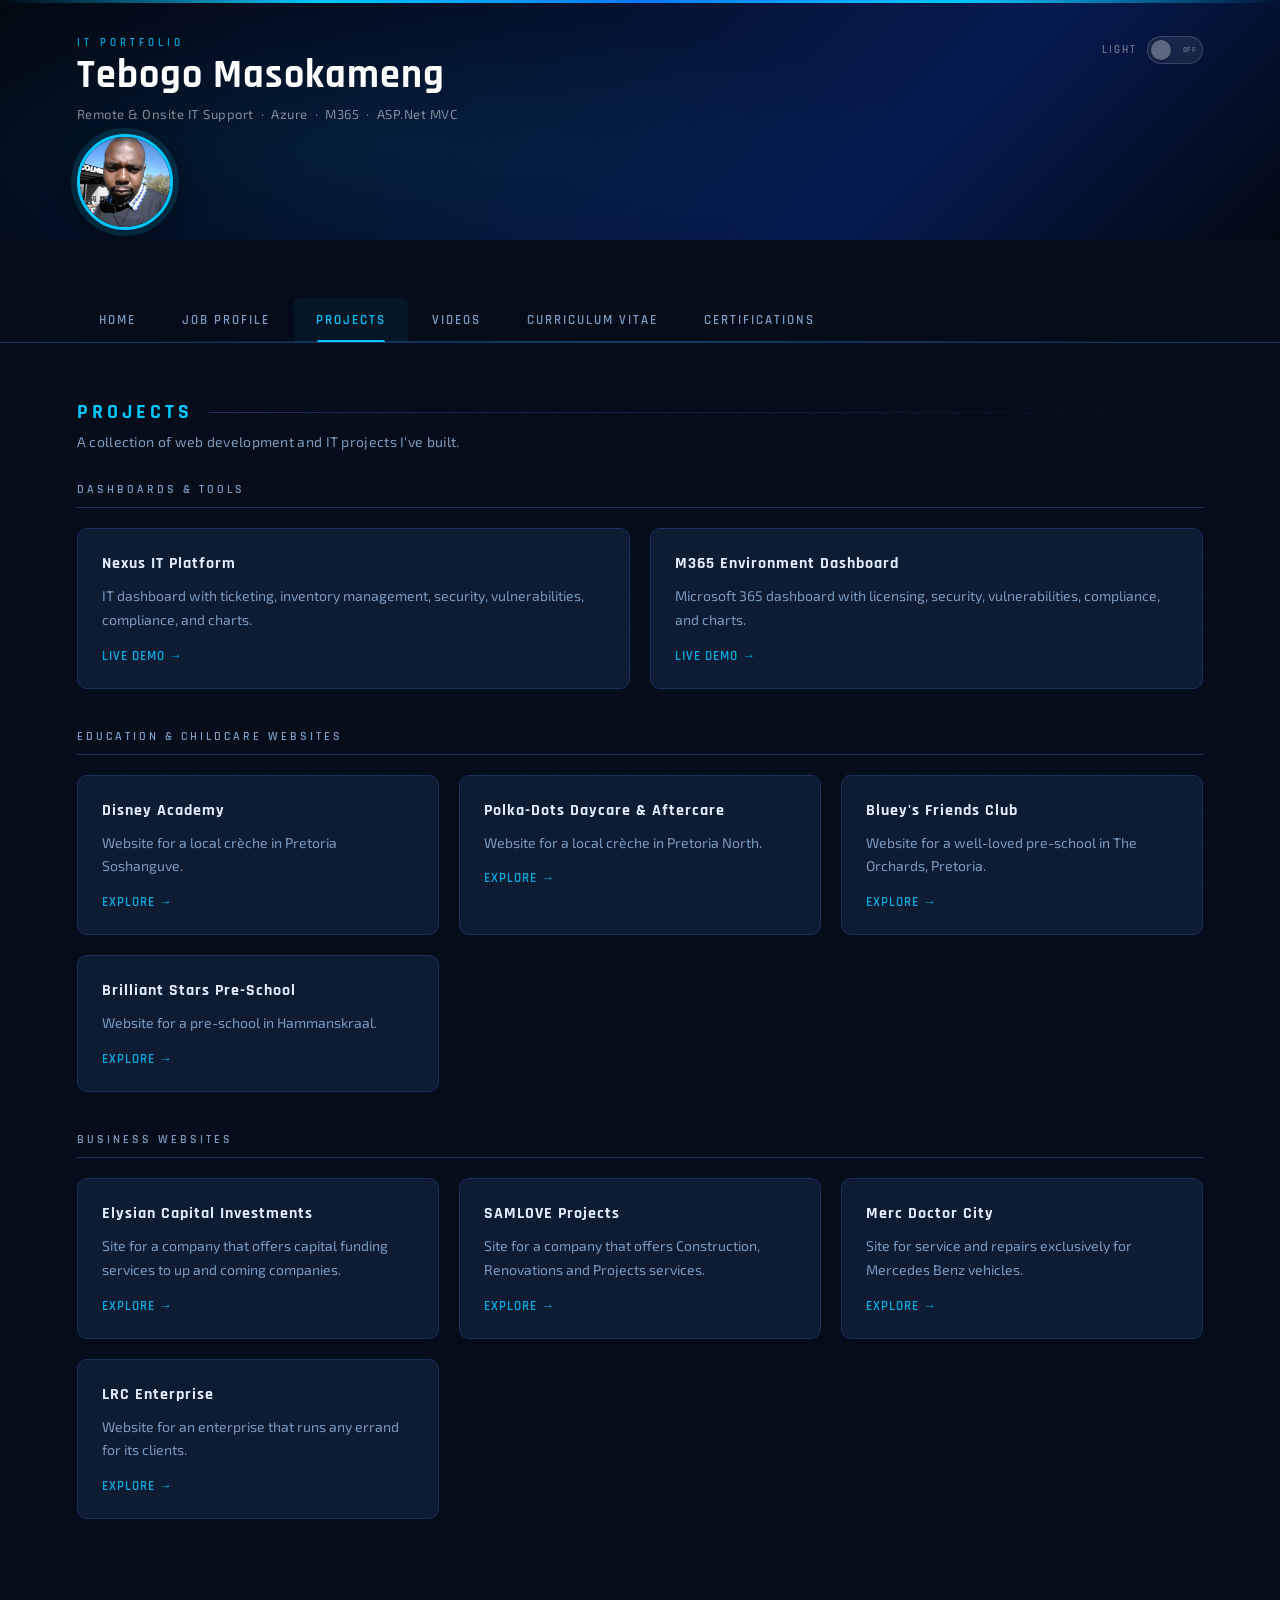
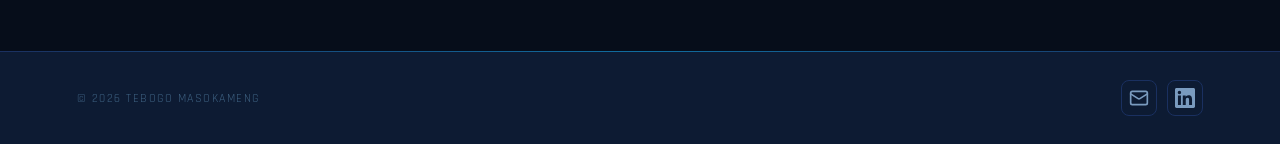
<file: Projects.html>
<!DOCTYPE html>
<html lang="en">
<head>
  <meta charset="UTF-8" />
  <meta name="viewport" content="width=device-width, initial-scale=1.0" />
  <title>Projects | Tebogo Masokameng</title>
  <link rel="stylesheet" href="style.css" />
</head>
<body>

  <!-- BANNER -->
  <header class="banner">
    <div class="banner-overlay">
      <div class="banner-content">
        <span class="banner-label">IT Portfolio</span>
        <h1>Tebogo Masokameng</h1>
        <p class="banner-subtitle">Remote &amp; Onsite IT Support &nbsp;·&nbsp; Azure &nbsp;·&nbsp; M365 &nbsp;·&nbsp; ASP.Net MVC</p>
      </div>

      <!-- Theme Toggle -->
      <div class="toggle-wrap">
        <span class="toggle-label">Light</span>
        <label class="theme-switch" aria-label="Toggle light mode">
          <input type="checkbox" id="themeToggle" />
          <span class="switch-track"></span>
          <span class="switch-thumb"></span>
        </label>
      </div>
    </div>

    <!-- Profile Picture -->
    <div class="profile-pic-wrap">
      <img src="assets/images/profile.jpg" alt="Tebogo Masokameng" class="profile-pic" />
    </div>
  </header>

  <!-- NAVIGATION -->
  <nav class="main-nav">
    <div class="nav-inner">
      <ul>
        <li><a href="index.html">Home</a></li>
        <li><a href="Job Profile.html">Job Profile</a></li>
        <li><a href="Projects.html" class="active">Projects</a></li>
        <li><a href="Videos.html">Videos</a></li>
        <li><a href="Curriculum Vitae.html">Curriculum Vitae</a></li>
        <li><a href="Certifications.html">Certifications</a></li>
      </ul>
    </div>
  </nav>

  <!-- MAIN -->
  <main>

    <section class="section">
      <div class="section-header">
        <h2>Projects</h2>
        <div class="section-line"></div>
      </div>
      <p class="section-intro">A collection of web development and IT projects I've built.</p>

      <!-- Dashboards & Tools -->
      <div class="subsection">
        <h3>Dashboards &amp; Tools</h3>
        <div class="grid">

<div class="card fade-in">
            <h4>Nexus IT Platform</h4>
            <p>IT dashboard with ticketing, inventory management, security, vulnerabilities, compliance, and charts.</p>
            <div class="card-links">
              <a href="https://tmas87.github.io/Nexus/" target="_blank" class="card-link">Live Demo →</a>
            </div>
          </div>
          
          <div class="card fade-in">
            <h4>M365 Environment Dashboard</h4>
            <p>Microsoft 365 dashboard with licensing, security, vulnerabilities, compliance, and charts.</p>
            <div class="card-links">
              <a href="https://tmas87.github.io/M365-Dashboard/" target="_blank" class="card-link">Live Demo →</a>
            </div>
          </div>

          
        </div>
      </div>

      <!-- Education Websites -->
      <div class="subsection">
        <h3>Education &amp; Childcare Websites</h3>
        <div class="grid">
          <div class="card fade-in">
            <h4>Disney Academy</h4>
            <p>Website for a local crèche in Pretoria Soshanguve.</p>
            <div class="card-links">
              <a href="https://tmas87.github.io/Disney-Academy/" target="_blank" class="card-link">Explore →</a>
            </div>
          </div>

          <div class="card fade-in">
            <h4>Polka-Dots Daycare &amp; Aftercare</h4>
            <p>Website for a local crèche in Pretoria North.</p>
            <div class="card-links">
              <a href="https://tmas87.github.io/Polka-Dots/" target="_blank" class="card-link">Explore →</a>
            </div>
          </div>

          <div class="card fade-in">
            <h4>Bluey's Friends Club</h4>
            <p>Website for a well-loved pre-school in The Orchards, Pretoria.</p>
            <div class="card-links">
              <a href="https://tmas87.github.io/Blueys-Friends-Club/" target="_blank" class="card-link">Explore →</a>
            </div>
          </div>

          <div class="card fade-in">
            <h4>Brilliant Stars Pre-School</h4>
            <p>Website for a pre-school in Hammanskraal.</p>
            <div class="card-links">
              <a href="https://tmas87.github.io/Brilliant-Stars/" target="_blank" class="card-link">Explore →</a>
            </div>
          </div>
        </div>
      </div>

      <!-- Business Websites -->
      <div class="subsection">
        <h3>Business Websites</h3>
        <div class="grid">
        
        <div class="card fade-in">
            <h4>Elysian Capital Investments</h4>
            <p>Site for a company that offers capital funding services to up and coming companies.</p>
            <div class="card-links">
              <a href="https://www.elysiancapitalinvestments.co.za" target="_blank" class="card-link">Explore →</a>
            </div>
          </div>

          <div class="card fade-in">
            <h4>SAMLOVE Projects</h4>
            <p>Site for a company that offers Construction, Renovations and Projects services.</p>
            <div class="card-links">
              <a href="https://tmas87.github.io/SamLoveProjects/" target="_blank" class="card-link">Explore →</a>
            </div>
          </div>
          
          <div class="card fade-in">
            <h4>Merc Doctor City</h4>
            <p>Site for service and repairs exclusively for Mercedes Benz vehicles.</p>
            <div class="card-links">
              <a href="https://tmas87.github.io/Merc-Doctor-City/" target="_blank" class="card-link">Explore →</a>
            </div>
          </div>

          <div class="card fade-in">
            <h4>LRC Enterprise</h4>
            <p>Website for an enterprise that runs any errand for its clients.</p>
            <div class="card-links">
              <a href="https://tmas87.github.io/LRC-Enterprise/" target="_blank" class="card-link">Explore →</a>
            </div>
          </div>
        </div>
      </div>

    </section>

  </main>

  <!-- FOOTER -->
  <footer>
    <div class="footer-content">
      <p>© 2026 Tebogo Masokameng</p>
      <div class="footer-links">
        <a href="mailto:tmasoks87@gmail.com" aria-label="Email" title="Email">
          <svg xmlns="http://www.w3.org/2000/svg" width="20" height="20" viewBox="0 0 24 24" fill="none" stroke="currentColor" stroke-width="2" stroke-linecap="round" stroke-linejoin="round"><rect x="2" y="4" width="20" height="16" rx="2"/><path d="m22 7-8.97 5.7a1.94 1.94 0 0 1-2.06 0L2 7"/></svg>
        </a>
        <a href="https://www.linkedin.com/in/tebogo-masokameng-768700" target="_blank" aria-label="LinkedIn" title="LinkedIn">
          <svg xmlns="http://www.w3.org/2000/svg" width="20" height="20" viewBox="0 0 24 24" fill="currentColor"><path d="M20.447 20.452h-3.554v-5.569c0-1.328-.027-3.037-1.852-3.037-1.853 0-2.136 1.445-2.136 2.939v5.667H9.351V9h3.414v1.561h.046c.477-.9 1.637-1.85 3.37-1.85 3.601 0 4.267 2.37 4.267 5.455v6.286zM5.337 7.433a2.062 2.062 0 0 1-2.063-2.065 2.064 2.064 0 1 1 2.063 2.065zm1.782 13.019H3.555V9h3.564v11.452zM22.225 0H1.771C.792 0 0 .774 0 1.729v20.542C0 23.227.792 24 1.771 24h20.451C23.2 24 24 23.227 24 22.271V1.729C24 .774 23.2 0 22.222 0h.003z"/></svg>
        </a>
      </div>
    </div>
  </footer>

  <script src="script.js"></script>
</body>
</html>
</file>
<file: style.css>
@import url('https://fonts.googleapis.com/css2?family=Rajdhani:wght@400;500;600;700&family=Exo+2:wght@300;400;500;600&display=swap');

/* ============================================================
   CSS VARIABLES
   ============================================================ */
:root {
  /* Dark (default) */
  --bg:           #060d1a;
  --bg-2:         #0a1628;
  --bg-3:         #0f1f3d;
  --surface:      #0d1b33;
  --surface-2:    #122040;
  --border:       #1a3060;
  --border-glow:  #00c8ff44;

  --text:         #e0eeff;
  --text-muted:   #7a9bbf;
  --text-dim:     #3d6080;

  --accent:       #00c8ff;
  --accent-2:     #0077ff;
  --accent-glow:  rgba(0, 200, 255, 0.18);
  --accent-glow2: rgba(0, 200, 255, 0.06);

  --nav-bg:       rgba(6, 13, 26, 0.92);
  --card-bg:      #0d1b33;
  --card-border:  #1a3060;

  --toggle-track: #1a3060;

  --shadow:       0 8px 32px rgba(0, 0, 0, 0.6);
  --shadow-glow:  0 0 24px rgba(0, 200, 255, 0.15);
}

body.light {
  --bg:           #f0f4fc;
  --bg-2:         #e4eaf8;
  --bg-3:         #d8e2f5;
  --surface:      #ffffff;
  --surface-2:    #f5f8ff;
  --border:       #c2d0e8;
  --border-glow:  #0077ff33;

  --text:         #0a1628;
  --text-muted:   #4a6280;
  --text-dim:     #8aa0bf;

  --accent:       #0062cc;
  --accent-2:     #0040aa;
  --accent-glow:  rgba(0, 98, 204, 0.12);
  --accent-glow2: rgba(0, 98, 204, 0.05);

  --nav-bg:       rgba(240, 244, 252, 0.95);
  --card-bg:      #ffffff;
  --card-border:  #c2d0e8;

  --toggle-track: #c2d0e8;

  --shadow:       0 8px 32px rgba(0, 40, 100, 0.1);
  --shadow-glow:  0 0 24px rgba(0, 98, 204, 0.08);
}

/* ============================================================
   RESET & BASE
   ============================================================ */
*, *::before, *::after {
  margin: 0;
  padding: 0;
  box-sizing: border-box;
}

html {
  scroll-behavior: smooth;
  font-size: 16px;
}

body {
  font-family: 'Exo 2', sans-serif;
  background: var(--bg);
  color: var(--text);
  min-height: 100vh;
  transition: background 0.35s ease, color 0.35s ease;
  overflow-x: hidden;
}

/* Subtle dot grid background texture */
body::before {
  content: '';
  position: fixed;
  inset: 0;
  background-image: radial-gradient(circle, var(--border) 1px, transparent 1px);
  background-size: 36px 36px;
  opacity: 0.3;
  pointer-events: none;
  z-index: 0;
}

/* ============================================================
   HEADER / BANNER
   ============================================================ */
.banner {
  position: relative;
  height: 240px;
  background: linear-gradient(135deg, #020912 0%, #041230 40%, #061a50 70%, #020912 100%);
  overflow: visible;
  z-index: 10;
}

.banner::before {
  content: '';
  position: absolute;
  top: 0;
  left: 0;
  right: 0;
  height: 3px;
  background: linear-gradient(90deg, transparent, #00c8ff, #0077ff, #00c8ff, transparent);
}

.banner::after {
  content: '';
  position: absolute;
  inset: 0;
  background: radial-gradient(ellipse 60% 80% at 30% 60%, rgba(0,200,255,0.07), transparent 70%);
  pointer-events: none;
}

.banner-overlay {
  position: relative;
  height: 100%;
  padding: 36px 6% 0;
  display: flex;
  align-items: flex-start;
  justify-content: space-between;
  z-index: 2;
  overflow: visible;
}

.banner-content {
  display: flex;
  flex-direction: column;
  gap: 6px;
}

.banner-label {
  font-family: 'Rajdhani', sans-serif;
  font-size: 11px;
  font-weight: 600;
  letter-spacing: 4px;
  text-transform: uppercase;
  color: #00c8ff;
  opacity: 0.85;
}

.banner-content h1 {
  font-family: 'Rajdhani', sans-serif;
  font-size: clamp(26px, 4vw, 40px);
  font-weight: 700;
  color: #ffffff;
  letter-spacing: 1px;
  line-height: 1;
  animation: slideDown 0.7s ease forwards;
}

.banner-subtitle {
  font-size: 13px;
  font-weight: 400;
  color: rgba(255,255,255,0.5);
  letter-spacing: 0.5px;
  margin-top: 4px;
  animation: slideDown 0.7s 0.2s ease both;
}

@keyframes slideDown {
  from { opacity: 0; transform: translateY(-14px); }
  to   { opacity: 1; transform: translateY(0); }
}

/* ============================================================
   PROFILE PICTURE
   ============================================================ */
.profile-pic-wrap {
  position: absolute;
  bottom: 10px;
  left: 6%;
  z-index: 20;
}

.profile-pic {
  width: 96px;
  height: 96px;
  border-radius: 50%;
  object-fit: cover;
  border: 3px solid #00c8ff;
  box-shadow: 0 0 0 6px rgba(0,200,255,0.15), 0 8px 32px rgba(0,0,0,0.6);
  background: #0f1f3d;
  display: block;
  transition: transform 0.3s ease, box-shadow 0.3s ease;
}

.profile-pic:hover {
  transform: scale(1.07);
  box-shadow: 0 0 0 8px rgba(0,200,255,0.25), 0 0 32px rgba(0,200,255,0.35);
}

/* ============================================================
   THEME TOGGLE — ON/OFF SWITCH
   ============================================================ */
.toggle-wrap {
  display: flex;
  align-items: center;
  gap: 10px;
}

.toggle-label {
  font-family: 'Rajdhani', sans-serif;
  font-size: 11px;
  font-weight: 600;
  letter-spacing: 2px;
  text-transform: uppercase;
  color: rgba(255,255,255,0.4);
  user-select: none;
}

.theme-switch {
  position: relative;
  width: 56px;
  height: 28px;
  cursor: pointer;
  display: inline-block;
}

.theme-switch input {
  opacity: 0;
  width: 0;
  height: 0;
  position: absolute;
}

.switch-track {
  position: absolute;
  inset: 0;
  background: rgba(255,255,255,0.08);
  border: 1px solid rgba(255,255,255,0.15);
  border-radius: 14px;
  transition: all 0.3s ease;
}

.switch-track::before {
  content: 'OFF';
  position: absolute;
  right: 6px;
  top: 50%;
  transform: translateY(-50%);
  font-family: 'Rajdhani', sans-serif;
  font-size: 8px;
  font-weight: 700;
  letter-spacing: 0.5px;
  color: rgba(255,255,255,0.3);
  transition: opacity 0.3s;
}

.theme-switch input:checked + .switch-track {
  background: rgba(0,200,255,0.15);
  border-color: rgba(0,200,255,0.5);
}

.theme-switch input:checked + .switch-track::before {
  content: 'ON';
  left: 6px;
  right: auto;
  color: rgba(0,200,255,0.8);
}

.switch-thumb {
  position: absolute;
  top: 4px;
  left: 4px;
  width: 20px;
  height: 20px;
  border-radius: 50%;
  background: rgba(255,255,255,0.3);
  transition: transform 0.3s ease, background 0.3s ease, box-shadow 0.3s ease;
  box-shadow: 0 1px 4px rgba(0,0,0,0.4);
}

.theme-switch input:checked + .switch-track + .switch-thumb {
  transform: translateX(28px);
  background: #00c8ff;
  box-shadow: 0 0 10px rgba(0,200,255,0.6);
}

/* ============================================================
   NAVIGATION
   ============================================================ */
.main-nav {
  position: sticky;
  top: 0;
  z-index: 100;
  background: var(--nav-bg);
  backdrop-filter: blur(16px);
  -webkit-backdrop-filter: blur(16px);
  border-bottom: 1px solid var(--border);
  padding: 0 6%;
  transition: background 0.35s, border-color 0.35s;
}

.main-nav::after {
  content: '';
  position: absolute;
  bottom: 0;
  left: 0;
  right: 0;
  height: 1px;
  background: linear-gradient(90deg, transparent, var(--accent), transparent);
  opacity: 0.35;
}

.nav-inner {
  display: flex;
  align-items: flex-end;
  padding-top: 58px;
}

.main-nav ul {
  display: flex;
  list-style: none;
  gap: 2px;
}

.main-nav a {
  display: block;
  padding: 14px 22px;
  text-decoration: none;
  color: var(--text-muted);
  font-family: 'Rajdhani', sans-serif;
  font-weight: 600;
  font-size: 13px;
  letter-spacing: 2px;
  text-transform: uppercase;
  transition: color 0.2s, background 0.2s;
  border-radius: 6px 6px 0 0;
  position: relative;
}

.main-nav a::after {
  content: '';
  position: absolute;
  bottom: 0;
  left: 20%;
  right: 20%;
  height: 2px;
  background: var(--accent);
  transform: scaleX(0);
  transition: transform 0.2s ease;
  border-radius: 2px 2px 0 0;
}

.main-nav a:hover,
.main-nav a.active {
  color: var(--accent);
  background: var(--accent-glow2);
}

.main-nav a:hover::after,
.main-nav a.active::after {
  transform: scaleX(1);
}

/* ============================================================
   MAIN CONTENT
   ============================================================ */
main {
  position: relative;
  z-index: 1;
  padding: 56px 6% 60px;
  max-width: 1280px;
  margin: 0 auto;
}

/* ============================================================
   SECTION
   ============================================================ */
.section {
  margin-bottom: 72px;
}

.section-header {
  display: flex;
  align-items: center;
  gap: 16px;
  margin-bottom: 8px;
}

.section-header h2 {
  font-family: 'Rajdhani', sans-serif;
  font-size: 20px;
  font-weight: 700;
  letter-spacing: 4px;
  text-transform: uppercase;
  color: var(--accent);
  white-space: nowrap;
}

.section-line {
  flex: 1;
  height: 1px;
  background: linear-gradient(90deg, var(--border), transparent);
}

.section-intro {
  font-size: 14px;
  color: var(--text-muted);
  margin-bottom: 32px;
  letter-spacing: 0.3px;
}

/* ============================================================
   SUBSECTION
   ============================================================ */
.subsection {
  margin-bottom: 40px;
}

.subsection h3 {
  font-family: 'Rajdhani', sans-serif;
  font-size: 12px;
  font-weight: 600;
  letter-spacing: 3px;
  text-transform: uppercase;
  color: var(--text-muted);
  margin-bottom: 20px;
  padding-bottom: 10px;
  border-bottom: 1px solid var(--border);
}

/* ============================================================
   GRID
   ============================================================ */
.grid {
  display: grid;
  grid-template-columns: repeat(auto-fit, minmax(280px, 1fr));
  gap: 20px;
}

.grid-small {
  grid-template-columns: repeat(auto-fit, minmax(180px, 1fr));
}

/* ============================================================
   CARD
   ============================================================ */
.card {
  background: var(--card-bg);
  border: 1px solid var(--card-border);
  border-radius: 10px;
  padding: 24px;
  transition: transform 0.22s ease, box-shadow 0.22s ease, border-color 0.22s ease;
  position: relative;
  overflow: hidden;
}

.card::before {
  content: '';
  position: absolute;
  top: 0;
  left: 0;
  right: 0;
  height: 2px;
  background: linear-gradient(90deg, transparent, var(--accent), transparent);
  opacity: 0;
  transition: opacity 0.22s;
}

.card:hover {
  transform: translateY(-4px);
  border-color: var(--accent);
  box-shadow: var(--shadow-glow);
}

.card:hover::before {
  opacity: 1;
}

.card h4 {
  font-family: 'Rajdhani', sans-serif;
  font-size: 16px;
  font-weight: 700;
  letter-spacing: 1px;
  margin-bottom: 10px;
  color: var(--text);
}

.card p {
  font-size: 14px;
  line-height: 1.7;
  color: var(--text-muted);
}

.card .meta {
  display: block;
  font-size: 11px;
  font-weight: 600;
  letter-spacing: 1.5px;
  color: var(--accent);
  opacity: 0.75;
  margin-bottom: 8px;
  text-transform: uppercase;
  font-family: 'Rajdhani', sans-serif;
}

/* ============================================================
   CARD LINKS / BUTTONS
   ============================================================ */
.card-links {
  margin-top: 16px;
  display: flex;
  flex-wrap: wrap;
  gap: 12px;
}

.btn {
  display: inline-flex;
  align-items: center;
  gap: 8px;
  padding: 10px 20px;
  border-radius: 6px;
  font-family: 'Rajdhani', sans-serif;
  font-weight: 600;
  font-size: 13px;
  letter-spacing: 1.5px;
  text-transform: uppercase;
  text-decoration: none;
  transition: all 0.2s ease;
  cursor: pointer;
  border: none;
}

.btn-primary {
  background: var(--accent);
  color: #000d1a;
}

.btn-primary:hover {
  background: var(--accent-2);
  color: #fff;
  transform: translateY(-2px);
  box-shadow: 0 4px 16px var(--accent-glow);
}

.btn-secondary {
  background: transparent;
  color: var(--accent);
  border: 1px solid var(--accent);
}

.btn-secondary:hover {
  background: var(--accent-glow);
  transform: translateY(-2px);
}

.card-link {
  color: var(--accent);
  text-decoration: none;
  font-family: 'Rajdhani', sans-serif;
  font-weight: 600;
  font-size: 13px;
  letter-spacing: 1px;
  text-transform: uppercase;
  transition: color 0.2s, opacity 0.2s;
  opacity: 0.85;
}

.card-link:hover {
  color: var(--accent-2);
  opacity: 1;
}

/* ============================================================
   CERT CARDS
   ============================================================ */
.cert-card {
  text-align: center;
  padding: 28px 16px;
}

.cert-icon {
  font-size: 28px;
  margin-bottom: 12px;
  display: block;
}

.cert-card h4 {
  font-size: 13px;
  margin-bottom: 6px;
}

/* ============================================================
   SKILL TAGS
   ============================================================ */
.skills-grid {
  display: flex;
  flex-wrap: wrap;
  gap: 10px;
}

.skill-tag {
  background: var(--surface);
  border: 1px solid var(--border);
  color: var(--text-muted);
  padding: 7px 16px;
  border-radius: 4px;
  font-family: 'Rajdhani', sans-serif;
  font-size: 13px;
  font-weight: 600;
  letter-spacing: 1px;
  text-transform: uppercase;
  transition: all 0.2s;
  cursor: default;
}

.skill-tag:hover {
  border-color: var(--accent);
  color: var(--accent);
  background: var(--accent-glow2);
  transform: translateY(-2px);
}

/* ============================================================
   TIMELINE
   ============================================================ */
.timeline {
  position: relative;
  padding-left: 32px;
}

.timeline::before {
  content: '';
  position: absolute;
  left: 7px;
  top: 16px;
  bottom: 16px;
  width: 1px;
  background: linear-gradient(to bottom, var(--accent), var(--border), transparent);
}

.timeline-item {
  position: relative;
  margin-bottom: 24px;
}

.timeline-marker {
  position: absolute;
  left: -28px;
  top: 26px;
  width: 12px;
  height: 12px;
  background: var(--accent);
  border-radius: 50%;
  border: 2px solid var(--bg);
  box-shadow: 0 0 8px var(--accent);
}

/* ============================================================
   CV SECTION
   ============================================================ */
.cv-container {
  display: grid;
  grid-template-columns: 1fr 1fr;
  gap: 32px;
  align-items: start;
}

.cv-preview {
  background: var(--surface);
  border: 1px solid var(--border);
  border-radius: 10px;
  overflow: hidden;
  aspect-ratio: 8.5 / 11;
}

.cv-preview iframe {
  width: 100%;
  height: 100%;
  border: none;
}

.cv-actions .card {
  display: flex;
  flex-direction: column;
  justify-content: center;
  height: 100%;
}

.cv-actions .card-links {
  flex-direction: column;
}

/* ============================================================
   INDEX — HERO / ABOUT CARD
   ============================================================ */
.about-card {
  background: var(--card-bg);
  border: 1px solid var(--card-border);
  border-radius: 10px;
  padding: 32px 36px;
  position: relative;
  overflow: hidden;
}

.about-card::before {
  content: '';
  position: absolute;
  top: 0; left: 0; right: 0;
  height: 2px;
  background: linear-gradient(90deg, var(--accent), var(--accent-2), transparent);
}

.about-card p {
  font-size: 15px;
  line-height: 1.8;
  color: var(--text-muted);
}

.about-links {
  margin-top: 24px;
  display: flex;
  gap: 12px;
  flex-wrap: wrap;
}

/* Quick-nav cards on index */
.nav-cards {
  display: grid;
  grid-template-columns: repeat(auto-fit, minmax(220px, 1fr));
  gap: 20px;
  margin-top: 16px;
}

.nav-card {
  display: flex;
  flex-direction: column;
  gap: 10px;
  text-decoration: none;
  color: inherit;
}

.nav-card-icon {
  font-size: 28px;
}

.nav-card h4 {
  margin-bottom: 4px !important;
}

/* ============================================================
   SCROLL ANIMATIONS
   ============================================================ */
.fade-in {
  opacity: 0;
  transform: translateY(18px);
  transition: opacity 0.5s ease, transform 0.5s ease;
}

.fade-in.visible {
  opacity: 1;
  transform: translateY(0);
}

/* ============================================================
   RESPONSIVE
   ============================================================ */
@media (max-width: 900px) {
  .cv-container {
    grid-template-columns: 1fr;
  }
}

@media (max-width: 640px) {
  .banner {
    height: 210px;
  }

  .banner-overlay {
    padding: 28px 5% 0;
  }

  .profile-pic-wrap {
    left: 5%;
  }

  .profile-pic {
    width: 76px;
    height: 76px;
  }

  .nav-inner {
    padding-top: 46px;
  }

  main {
    padding: 44px 5% 40px;
  }

  .main-nav {
    padding: 0 5%;
  }

  .main-nav ul {
    flex-wrap: wrap;
    justify-content: center;
  }

  .main-nav a {
    padding: 10px 14px;
    font-size: 12px;
  }

  .about-card {
    padding: 24px;
  }

  .footer-content {
    flex-direction: column;
    text-align: center;
  }
}

/* ============================================================
   FOOTER
   ============================================================ */
footer {
  background: var(--surface);
  border-top: 1px solid var(--border);
  padding: 28px 6%;
  position: relative;
  z-index: 1;
}

footer::before {
  content: '';
  position: absolute;
  top: -1px;
  left: 0;
  right: 0;
  height: 1px;
  background: linear-gradient(90deg, transparent, var(--accent), transparent);
  opacity: 0.4;
}

.footer-content {
  max-width: 1280px;
  margin: 0 auto;
  display: flex;
  justify-content: space-between;
  align-items: center;
  flex-wrap: wrap;
  gap: 12px;
}

footer p {
  font-size: 12px;
  color: var(--text-dim);
  font-family: 'Rajdhani', sans-serif;
  letter-spacing: 1.5px;
  text-transform: uppercase;
}

.footer-links {
  display: flex;
  gap: 10px;
}

.footer-links a {
  display: flex;
  align-items: center;
  justify-content: center;
  width: 36px;
  height: 36px;
  border-radius: 8px;
  color: var(--text-muted);
  text-decoration: none;
  border: 1px solid var(--border);
  background: var(--surface);
  transition: color 0.2s, border-color 0.2s, background 0.2s, transform 0.2s, box-shadow 0.2s;
}

.footer-links a:hover {
  color: var(--accent);
  border-color: var(--accent);
  background: var(--accent-glow2);
  transform: translateY(-2px);
  box-shadow: 0 0 12px var(--accent-glow);
}

/* ============================================================
   VIDEO PAGE
   ============================================================ */
.video-grid {
  display: grid;
  grid-template-columns: repeat(auto-fit, minmax(320px, 1fr));
  gap: 24px;
}

.video-card {
  background: var(--card-bg);
  border: 1px solid var(--card-border);
  border-radius: 10px;
  overflow: hidden;
  transition: transform 0.22s ease, box-shadow 0.22s ease, border-color 0.22s ease;
  position: relative;
}

.video-card::before {
  content: '';
  position: absolute;
  top: 0;
  left: 0;
  right: 0;
  height: 2px;
  background: linear-gradient(90deg, transparent, var(--accent), transparent);
  opacity: 0;
  transition: opacity 0.22s;
  z-index: 1;
}

.video-card:hover {
  transform: translateY(-4px);
  border-color: var(--accent);
  box-shadow: var(--shadow-glow);
}

.video-card:hover::before {
  opacity: 1;
}

/* 16:9 responsive wrapper */
.video-wrap {
  position: relative;
  width: 100%;
  padding-top: 56.25%;
  background: #000;
}

.video-wrap iframe,
.video-wrap video {
  position: absolute;
  top: 0;
  left: 0;
  width: 100%;
  height: 100%;
  border: none;
  display: block;
}

.video-info {
  padding: 18px 20px 20px;
}

.video-info h4 {
  font-family: 'Rajdhani', sans-serif;
  font-size: 16px;
  font-weight: 700;
  letter-spacing: 1px;
  margin-bottom: 6px;
  color: var(--text);
}

.video-info p {
  font-size: 14px;
  line-height: 1.65;
  color: var(--text-muted);
  margin-top: 6px;
}

@media (max-width: 640px) {
  .video-grid {
    grid-template-columns: 1fr;
  }
}
</file>
